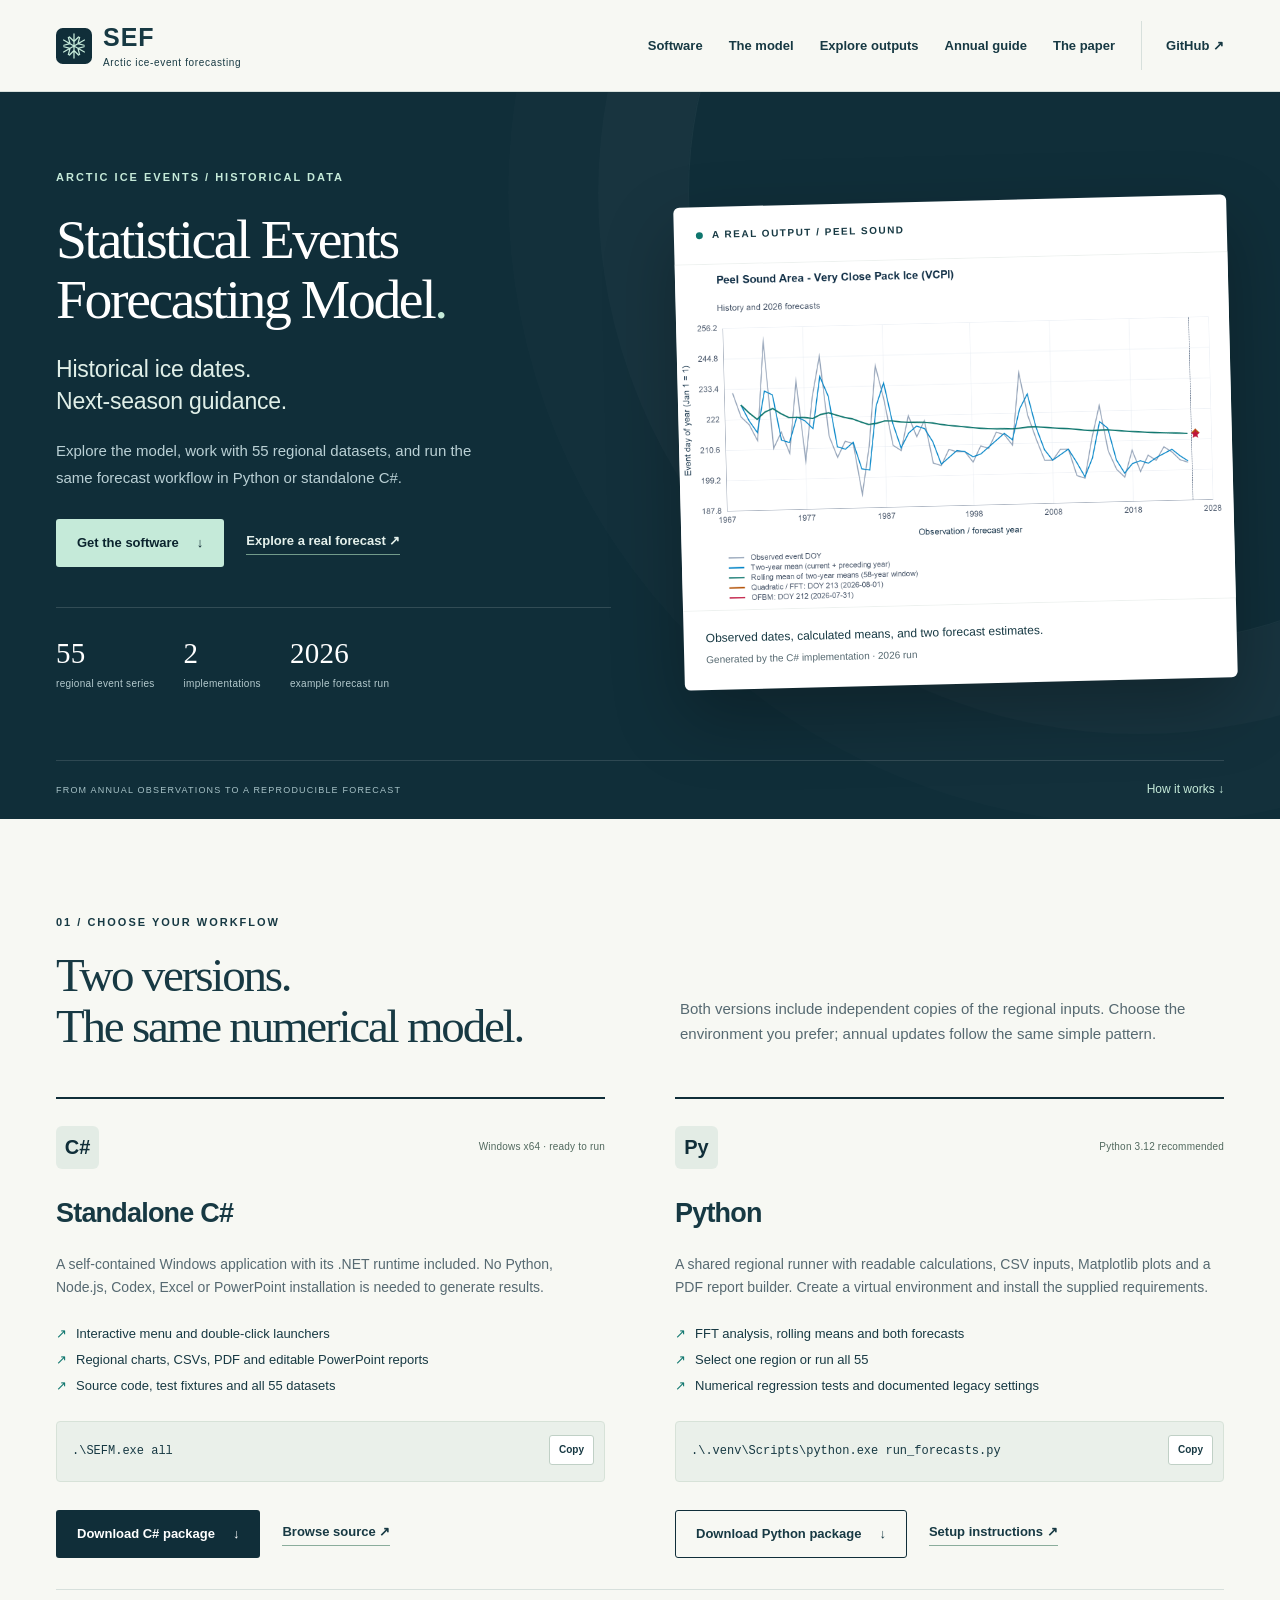
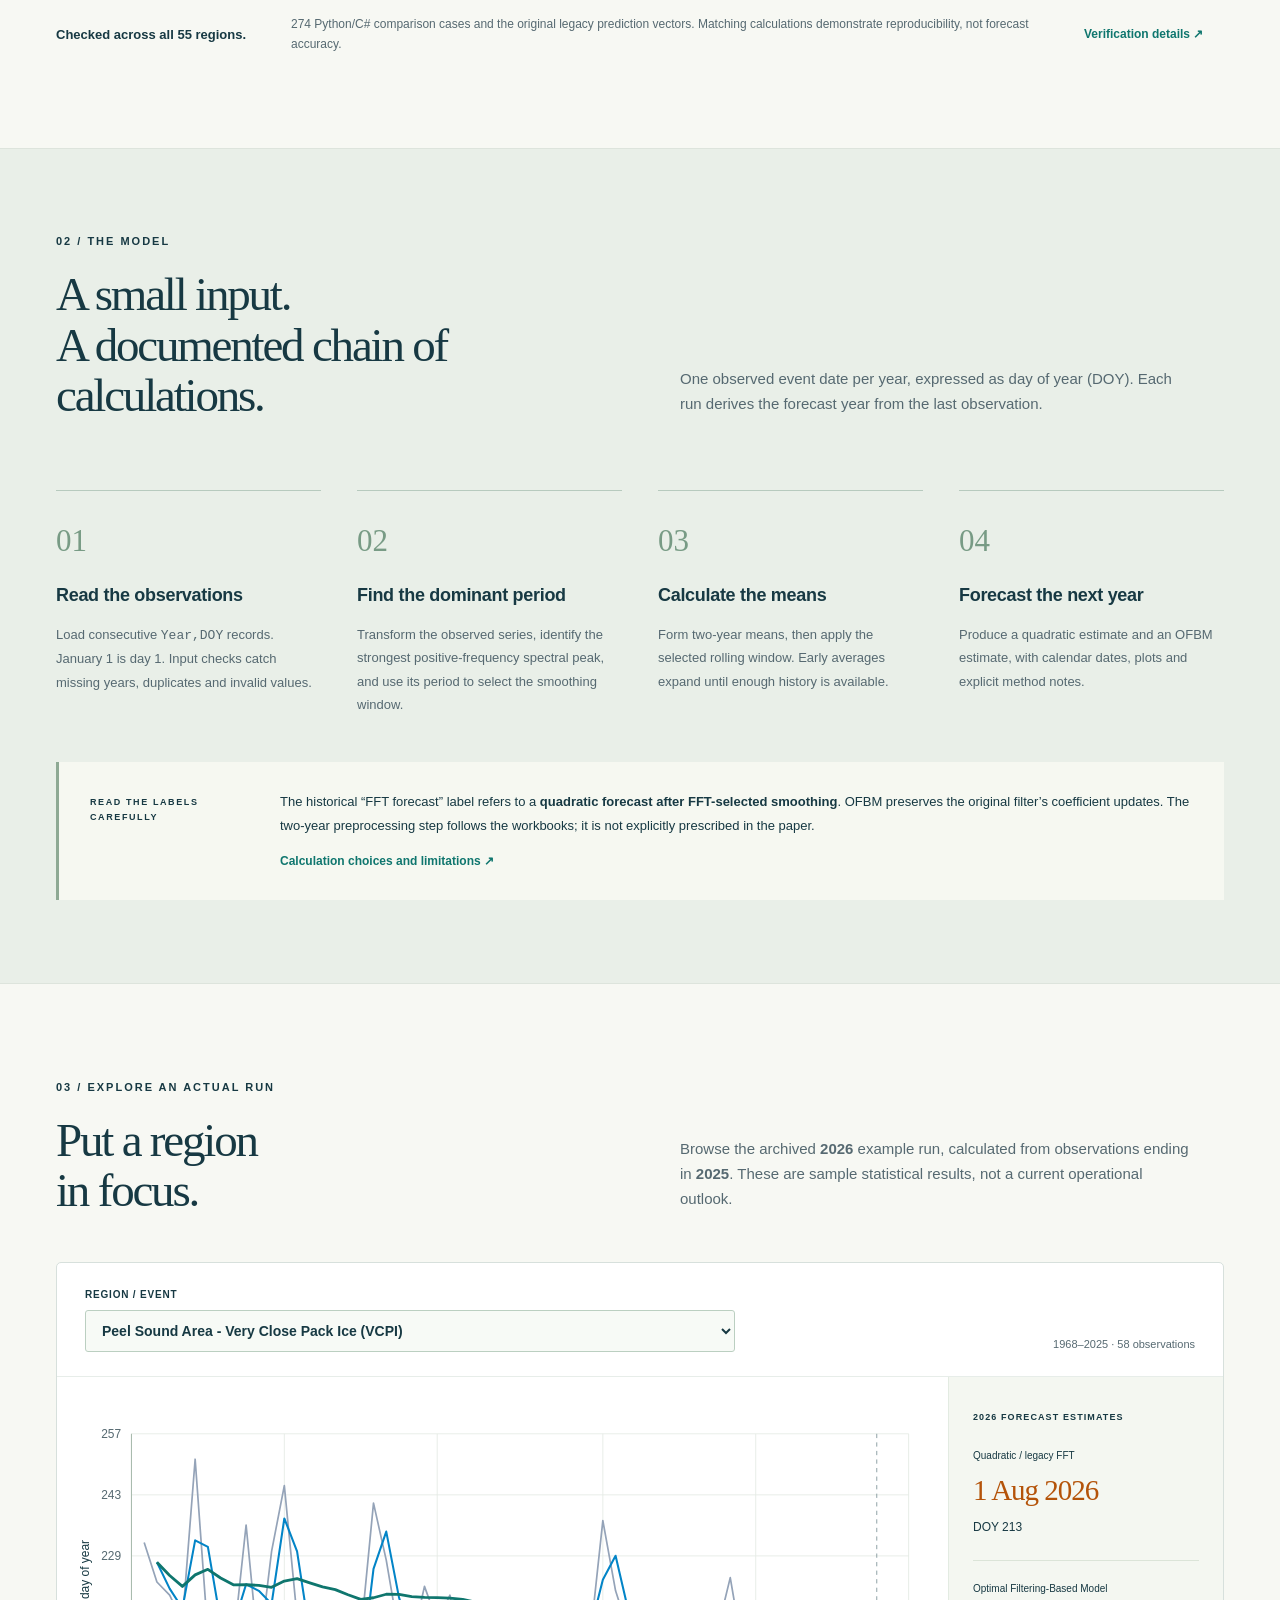
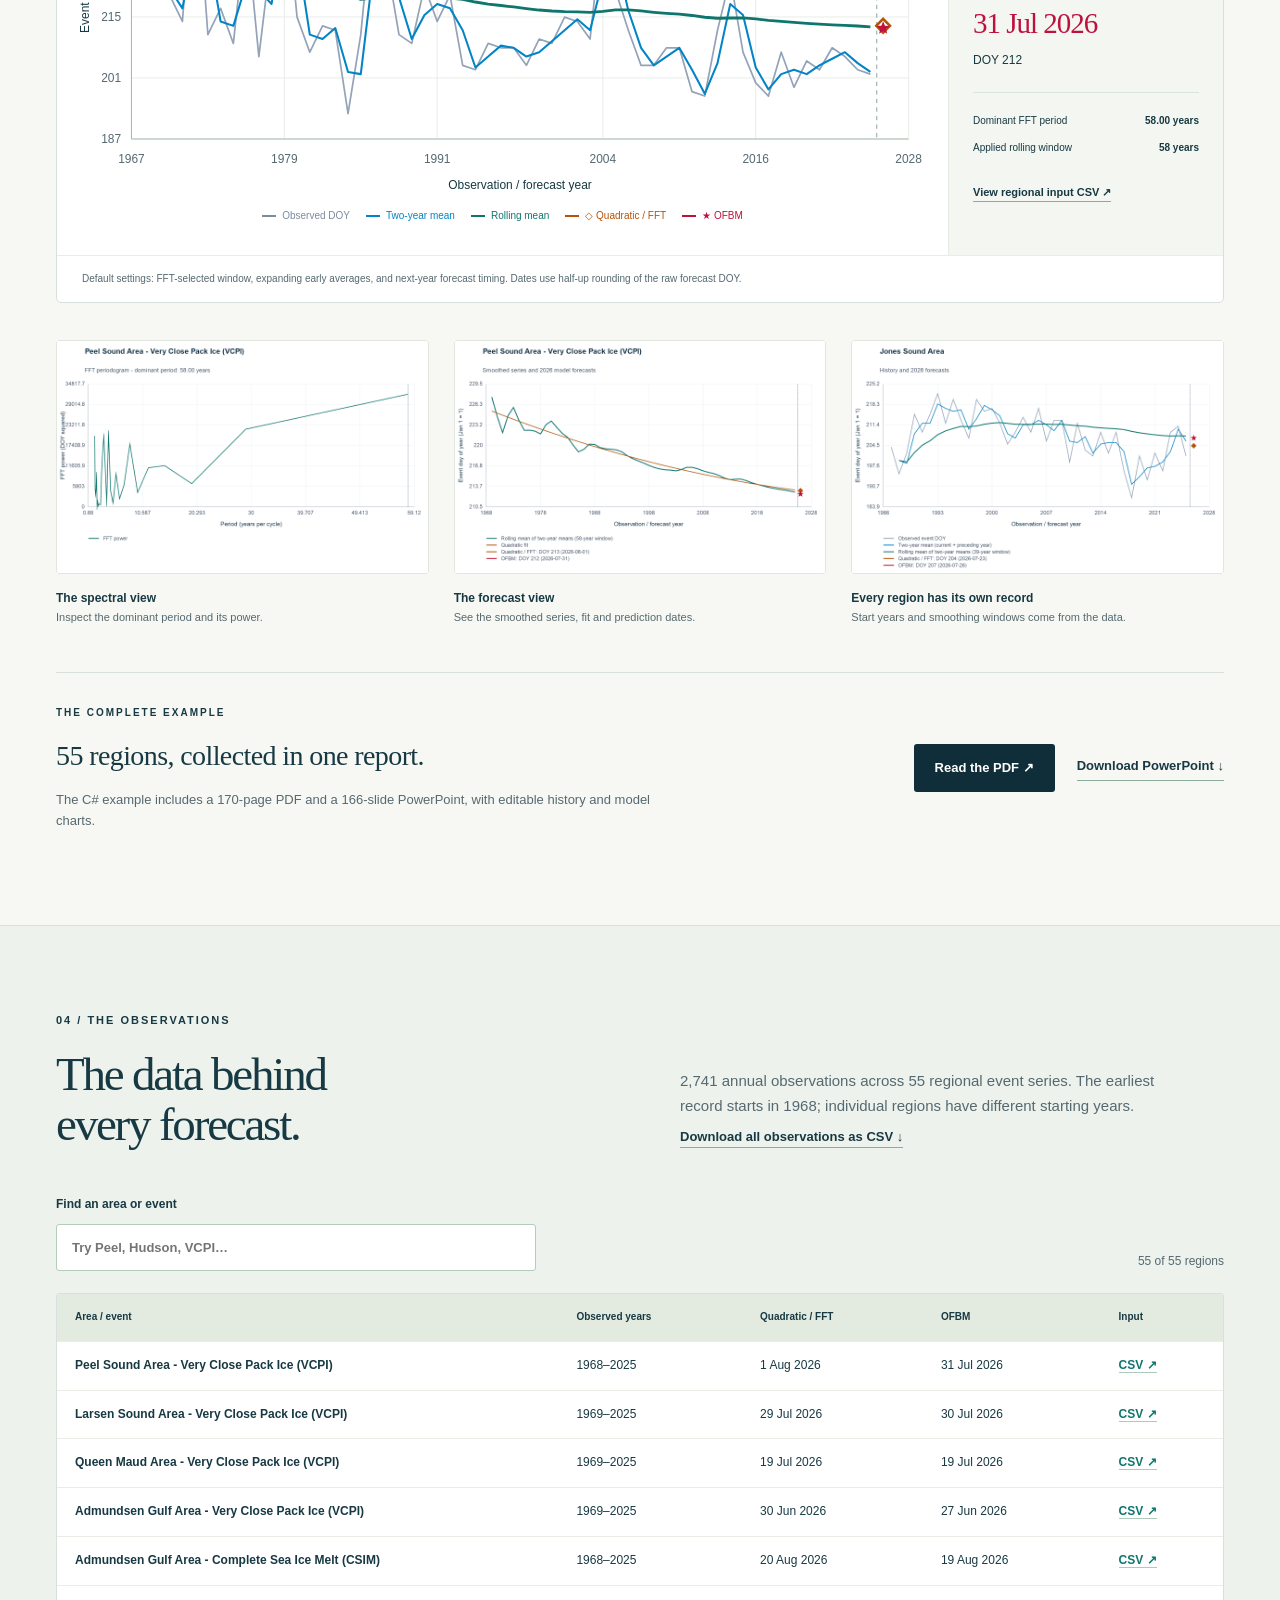
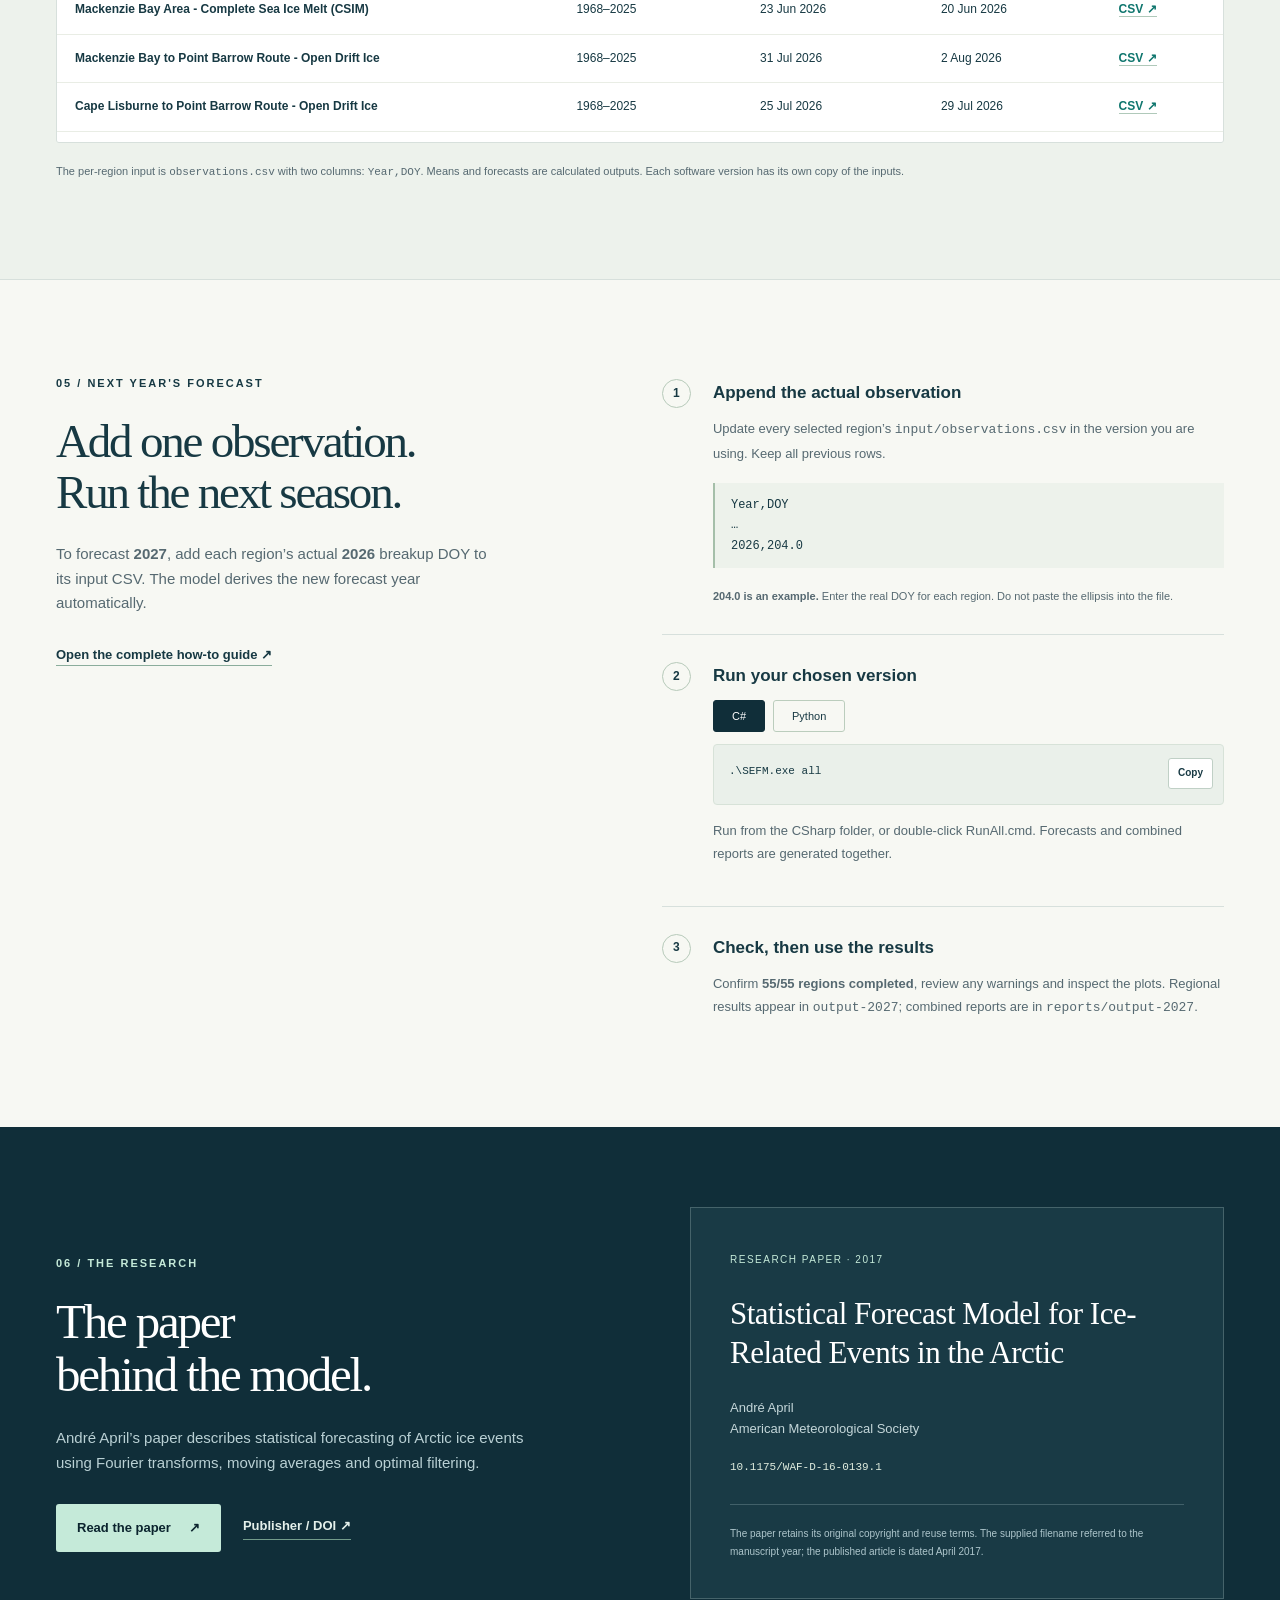
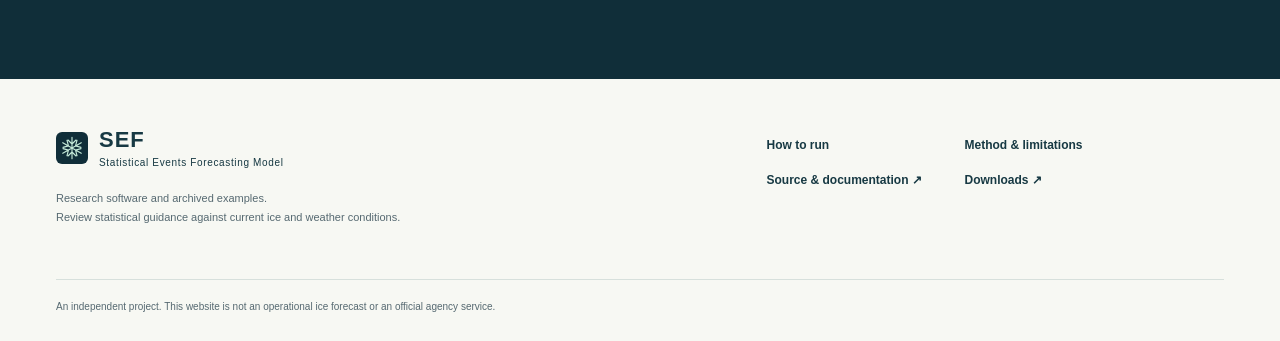
<file: docs/index.html>
<!doctype html>
<html lang="en">
<head>
  <meta charset="utf-8"><meta name="viewport" content="width=device-width,initial-scale=1">
  <title>SEF · Statistical Events Forecasting Model</title>
  <meta name="description" content="Arctic ice-event forecasting with independent Python and C# implementations, 55 regional datasets, a research paper, annual instructions and real example outputs.">
  <meta name="theme-color" content="#102e39"><link rel="icon" href="assets/favicon.svg" type="image/svg+xml">
  <link rel="stylesheet" href="styles.css"><script src="app.js" defer></script>
</head>
<body>
<a class="skip" href="#main">Skip to content</a>
<header class="header"><div class="shell header-inner">
  <a class="brand" href="./" aria-label="SEF home"><img src="assets/favicon.svg" alt="" width="36" height="36"><span><strong>SEF</strong><small>Arctic ice-event forecasting</small></span></a>
  <button class="menu-toggle" aria-label="Open navigation" aria-expanded="false" aria-controls="navigation">Menu <span>☰</span></button>
  <nav id="navigation" aria-label="Main navigation"><a href="#software">Software</a><a href="#method">The model</a><a href="#explore">Explore outputs</a><a href="#annual">Annual guide</a><a href="#paper">The paper</a><a class="nav-github" href="https://github.com/karagang/SEF-Statistical-Events-Forecasting-Model">GitHub <span aria-hidden="true">↗</span></a></nav>
</div></header>
<main id="main">
<section class="hero"><div class="shell hero-grid">
  <div class="hero-copy"><p class="eyebrow light">ARCTIC ICE EVENTS / HISTORICAL DATA</p><h1>Statistical Events<br>Forecasting Model<span class="mint">.</span></h1>
  <p class="hero-lead">Historical ice dates.<br>Next-season guidance.</p><p class="hero-description">Explore the model, work with 55 regional datasets, and run the same forecast workflow in Python or standalone C#.</p>
  <div class="actions"><a class="button mint-button" href="#software">Get the software <span aria-hidden="true">↓</span></a><a class="text-link light-link" href="#explore">Explore a real forecast <span aria-hidden="true">↗</span></a></div>
  <div class="hero-facts"><span><strong>55</strong>regional event series</span><span><strong>2</strong>implementations</span><span><strong>2026</strong>example forecast run</span></div></div>
  <figure class="hero-figure"><div class="figure-overline"><span class="status-dot"></span> A REAL OUTPUT / PEEL SOUND</div><button class="plot-button" data-lightbox="assets/peel-history.png" data-caption="Peel Sound: observed event DOYs, calculated means and both 2026 forecasts." aria-label="Enlarge the Peel Sound forecast chart"><img src="assets/peel-history.png" width="1600" height="1000" alt="Peel Sound historical event dates and means, with quadratic and OFBM forecast markers for 2026."></button><figcaption>Observed dates, calculated means, and two forecast estimates.<span>Generated by the C# implementation · 2026 run</span></figcaption></figure>
</div><div class="hero-bottom shell"><span>FROM ANNUAL OBSERVATIONS TO A REPRODUCIBLE FORECAST</span><a href="#method">How it works <span aria-hidden="true">↓</span></a></div></section>

<section class="section shell" id="software"><div class="section-heading"><div><p class="eyebrow">01 / CHOOSE YOUR WORKFLOW</p><h2>Two versions.<br>The same numerical model.</h2></div><p>Both versions include independent copies of the regional inputs. Choose the environment you prefer; annual updates follow the same simple pattern.</p></div>
<div class="software-grid"><article class="software"><div class="software-top"><span class="language-icon">C#</span><span class="tag">Windows x64 · ready to run</span></div><h3>Standalone C#</h3><p>A self-contained Windows application with its .NET runtime included. No Python, Node.js, Codex, Excel or PowerPoint installation is needed to generate results.</p><ul class="plain-list"><li>Interactive menu and double-click launchers</li><li>Regional charts, CSVs, PDF and editable PowerPoint reports</li><li>Source code, test fixtures and all 55 datasets</li></ul><div class="command"><code>.\SEFM.exe all</code><button data-copy=".\SEFM.exe all" aria-label="Copy the C# command">Copy</button></div><div class="actions"><a class="button dark-button" href="https://github.com/karagang/SEF-Statistical-Events-Forecasting-Model/releases/download/v1.0.0/SEFM-CSharp-Windows-x64.zip">Download C# package <span aria-hidden="true">↓</span></a><a class="text-link" href="https://github.com/karagang/SEF-Statistical-Events-Forecasting-Model/tree/main/CSharp">Browse source ↗</a></div></article>
<article class="software"><div class="software-top"><span class="language-icon">Py</span><span class="tag">Python 3.12 recommended</span></div><h3>Python</h3><p>A shared regional runner with readable calculations, CSV inputs, Matplotlib plots and a PDF report builder. Create a virtual environment and install the supplied requirements.</p><ul class="plain-list"><li>FFT analysis, rolling means and both forecasts</li><li>Select one region or run all 55</li><li>Numerical regression tests and documented legacy settings</li></ul><div class="command"><code>.\.venv\Scripts\python.exe run_forecasts.py</code><button data-copy=".\.venv\Scripts\python.exe run_forecasts.py" aria-label="Copy the Python forecast command">Copy</button></div><div class="actions"><a class="button outline-button" href="https://github.com/karagang/SEF-Statistical-Events-Forecasting-Model/releases/download/v1.0.0/SEFM-Python.zip">Download Python package <span aria-hidden="true">↓</span></a><a class="text-link" href="guide.html#python">Setup instructions ↗</a></div></article></div>
<div class="verification-strip"><strong>Checked across all 55 regions.</strong><span>274 Python/C# comparison cases and the original legacy prediction vectors. Matching calculations demonstrate reproducibility, not forecast accuracy.</span><a href="https://github.com/karagang/SEF-Statistical-Events-Forecasting-Model/blob/main/CSharp/reference/verification.txt">Verification details ↗</a></div>
</section>

<section class="method-section" id="method"><div class="shell"><div class="section-heading"><div><p class="eyebrow">02 / THE MODEL</p><h2>A small input.<br>A documented chain of calculations.</h2></div><p>One observed event date per year, expressed as day of year (DOY). Each run derives the forecast year from the last observation.</p></div><div class="method-steps">
<article><span>01</span><h3>Read the observations</h3><p>Load consecutive <code>Year,DOY</code> records. January 1 is day 1. Input checks catch missing years, duplicates and invalid values.</p></article>
<article><span>02</span><h3>Find the dominant period</h3><p>Transform the observed series, identify the strongest positive-frequency spectral peak, and use its period to select the smoothing window.</p></article>
<article><span>03</span><h3>Calculate the means</h3><p>Form two-year means, then apply the selected rolling window. Early averages expand until enough history is available.</p></article>
<article><span>04</span><h3>Forecast the next year</h3><p>Produce a quadratic estimate and an OFBM estimate, with calendar dates, plots and explicit method notes.</p></article></div>
<aside class="method-note"><span class="note-label">READ THE LABELS CAREFULLY</span><p>The historical “FFT forecast” label refers to a <strong>quadratic forecast after FFT-selected smoothing</strong>. OFBM preserves the original filter’s coefficient updates. The two-year preprocessing step follows the workbooks; it is not explicitly prescribed in the paper.</p><a href="methodology.html">Calculation choices and limitations ↗</a></aside></div></section>

<section class="section shell" id="explore"><div class="section-heading"><div><p class="eyebrow">03 / EXPLORE AN ACTUAL RUN</p><h2>Put a region<br>in focus.</h2></div><p>Browse the archived <strong>2026</strong> example run, calculated from observations ending in <strong>2025</strong>. These are sample statistical results, not a current operational outlook.</p></div>
<div class="explorer"><div class="explorer-top"><label for="region-select">Region / event<select id="region-select"><option>Loading regional examples…</option></select></label><span id="record-span" class="record-span">55 regional series</span></div><div class="explorer-body"><div class="chart-area"><div id="history-chart" role="img" aria-label="Select a region to view its historical dates and 2026 predictions."></div><div class="chart-legend"><span class="observed">Observed DOY</span><span class="mean">Two-year mean</span><span class="rolling">Rolling mean</span><span class="quadratic">◇ Quadratic / FFT</span><span class="ofbm">★ OFBM</span></div></div><aside class="forecast-panel"><p class="eyebrow">2026 FORECAST ESTIMATES</p><div class="forecast-value quadratic-value"><span>Quadratic / legacy FFT</span><strong id="quadratic-date">—</strong><small id="quadratic-doy">DOY —</small></div><div class="forecast-value ofbm-value"><span>Optimal Filtering-Based Model</span><strong id="ofbm-date">—</strong><small id="ofbm-doy">DOY —</small></div><dl><div><dt>Dominant FFT period</dt><dd id="fft-period">—</dd></div><div><dt>Applied rolling window</dt><dd id="rolling-window">—</dd></div></dl><a id="region-csv" class="text-link" href="downloads/observations.csv">View regional input CSV ↗</a></aside></div><p class="explorer-footnote">Default settings: FFT-selected window, expanding early averages, and next-year forecast timing. Dates use half-up rounding of the raw forecast DOY.</p></div>
<div class="gallery"><figure><button class="plot-button" data-lightbox="assets/peel-spectrum.png" data-caption="Peel Sound: FFT periodogram and the dominant period used to select smoothing." aria-label="Enlarge the FFT periodogram"><img src="assets/peel-spectrum.png" width="1600" height="1000" loading="lazy" alt="Peel Sound FFT periodogram, showing a dominant period of 58 years."></button><figcaption><strong>The spectral view</strong><span>Inspect the dominant period and its power.</span></figcaption></figure><figure><button class="plot-button" data-lightbox="assets/peel-model.png" data-caption="Peel Sound: smoothed history, quadratic fit and both 2026 forecasts." aria-label="Enlarge the model forecast plot"><img src="assets/peel-model.png" width="1600" height="1000" loading="lazy" alt="Peel Sound rolling means, fitted quadratic curve and the two 2026 forecasts."></button><figcaption><strong>The forecast view</strong><span>See the smoothed series, fit and prediction dates.</span></figcaption></figure><figure><button class="plot-button" data-lightbox="assets/jones-history.png" data-caption="Jones Sound: a separate regional series with its own observation years and smoothing window." aria-label="Enlarge the Jones Sound history chart"><img src="assets/jones-history.png" width="1600" height="1000" loading="lazy" alt="Jones Sound observed event dates, calculated means and 2026 forecasts."></button><figcaption><strong>Every region has its own record</strong><span>Start years and smoothing windows come from the data.</span></figcaption></figure></div>
<div class="report-link"><div><p class="eyebrow">THE COMPLETE EXAMPLE</p><h3>55 regions, collected in one report.</h3><p>The C# example includes a 170-page PDF and a 166-slide PowerPoint, with editable history and model charts.</p></div><div class="actions"><a class="button dark-button" href="https://github.com/karagang/SEF-Statistical-Events-Forecasting-Model/releases/download/v1.0.0/SEFM-2026.pdf">Read the PDF ↗</a><a class="text-link" href="https://github.com/karagang/SEF-Statistical-Events-Forecasting-Model/releases/download/v1.0.0/SEFM-2026.pptx">Download PowerPoint ↓</a></div></div>
</section>

<section class="data-section" id="data"><div class="shell"><div class="section-heading"><div><p class="eyebrow">04 / THE OBSERVATIONS</p><h2>The data behind<br>every forecast.</h2></div><div><p>2,741 annual observations across 55 regional event series. The earliest record starts in 1968; individual regions have different starting years.</p><a class="text-link" href="downloads/observations.csv" download>Download all observations as CSV ↓</a></div></div><div class="table-toolbar"><label for="region-search">Find an area or event<input id="region-search" type="search" placeholder="Try Peel, Hudson, VCPI…" autocomplete="off"></label><span id="region-count" role="status" aria-live="polite">Loading regions…</span></div><div class="table-wrap"><table><caption class="sr-only">Regional input coverage and archived 2026 forecast dates</caption><thead><tr><th scope="col">Area / event</th><th scope="col">Observed years</th><th scope="col">Quadratic / FFT</th><th scope="col">OFBM</th><th scope="col">Input</th></tr></thead><tbody id="region-table"></tbody></table><p id="empty-results" hidden>No matching regions. Try a shorter area name or event abbreviation.</p></div><p class="small-note">The per-region input is <code>observations.csv</code> with two columns: <code>Year,DOY</code>. Means and forecasts are calculated outputs. Each software version has its own copy of the inputs.</p></div></section>

<section class="section shell annual" id="annual"><div><p class="eyebrow">05 / NEXT YEAR'S FORECAST</p><h2>Add one observation.<br>Run the next season.</h2><p class="section-intro">To forecast <strong>2027</strong>, add each region’s actual <strong>2026</strong> breakup DOY to its input CSV. The model derives the new forecast year automatically.</p><a class="text-link" href="guide.html">Open the complete how-to guide ↗</a></div><div class="annual-instructions"><div class="annual-step"><span>1</span><div><h3>Append the actual observation</h3><p>Update every selected region’s <code>input/observations.csv</code> in the version you are using. Keep all previous rows.</p><pre><code>Year,DOY
…
2026,204.0</code></pre><p class="small-note"><strong>204.0 is an example.</strong> Enter the real DOY for each region. Do not paste the ellipsis into the file.</p></div></div><div class="annual-step"><span>2</span><div><h3>Run your chosen version</h3><div class="guide-switch" role="group" aria-label="Choose annual instructions"><button class="active" data-guide="csharp" aria-pressed="true">C#</button><button data-guide="python" aria-pressed="false">Python</button></div><div class="command annual-command"><pre><code id="annual-command">.\SEFM.exe all</code></pre><button id="annual-copy" data-copy=".\SEFM.exe all" aria-label="Copy the annual run command">Copy</button></div><p id="annual-explanation">Run from the CSharp folder, or double-click RunAll.cmd. Forecasts and combined reports are generated together.</p></div></div><div class="annual-step"><span>3</span><div><h3>Check, then use the results</h3><p>Confirm <strong>55/55 regions completed</strong>, review any warnings and inspect the plots. Regional results appear in <code>output-2027</code>; combined reports are in <code>reports/output-2027</code>.</p></div></div></div></section>

<section class="paper-section" id="paper"><div class="shell paper-grid"><div><p class="eyebrow light">06 / THE RESEARCH</p><h2>The paper<br>behind the model.</h2><p>André April’s paper describes statistical forecasting of Arctic ice events using Fourier transforms, moving averages and optimal filtering.</p><div class="actions"><a class="button mint-button" href="downloads/April-2017-Arctic-Ice-Event-Forecasting.pdf">Read the paper <span aria-hidden="true">↗</span></a><a class="text-link light-link" href="https://doi.org/10.1175/WAF-D-16-0139.1">Publisher / DOI ↗</a></div></div><article class="paper-citation"><span>RESEARCH PAPER · 2017</span><h3>Statistical Forecast Model for Ice-Related Events in the Arctic</h3><p>André April<br>American Meteorological Society</p><code>10.1175/WAF-D-16-0139.1</code><p class="paper-rights">The paper retains its original copyright and reuse terms. The supplied filename referred to the manuscript year; the published article is dated April 2017.</p></article></div></section>
</main>
<footer class="footer shell"><div><a class="brand" href="./"><img src="assets/favicon.svg" width="32" height="32" alt=""><span><strong>SEF</strong><small>Statistical Events Forecasting Model</small></span></a><p>Research software and archived examples.<br>Review statistical guidance against current ice and weather conditions.</p></div><nav aria-label="Footer navigation"><a href="guide.html">How to run</a><a href="methodology.html">Method & limitations</a><a href="https://github.com/karagang/SEF-Statistical-Events-Forecasting-Model">Source & documentation ↗</a><a href="https://github.com/karagang/SEF-Statistical-Events-Forecasting-Model/releases/tag/v1.0.0">Downloads ↗</a></nav><p class="footer-note">An independent project. This website is not an operational ice forecast or an official agency service.</p></footer>
<dialog id="plot-dialog"><button id="close-dialog" aria-label="Close enlarged chart">Close ×</button><img id="dialog-image" alt=""><p id="dialog-caption"></p></dialog><div id="copy-status" class="copy-status" role="status" aria-live="polite"></div>
</body></html>
</file>
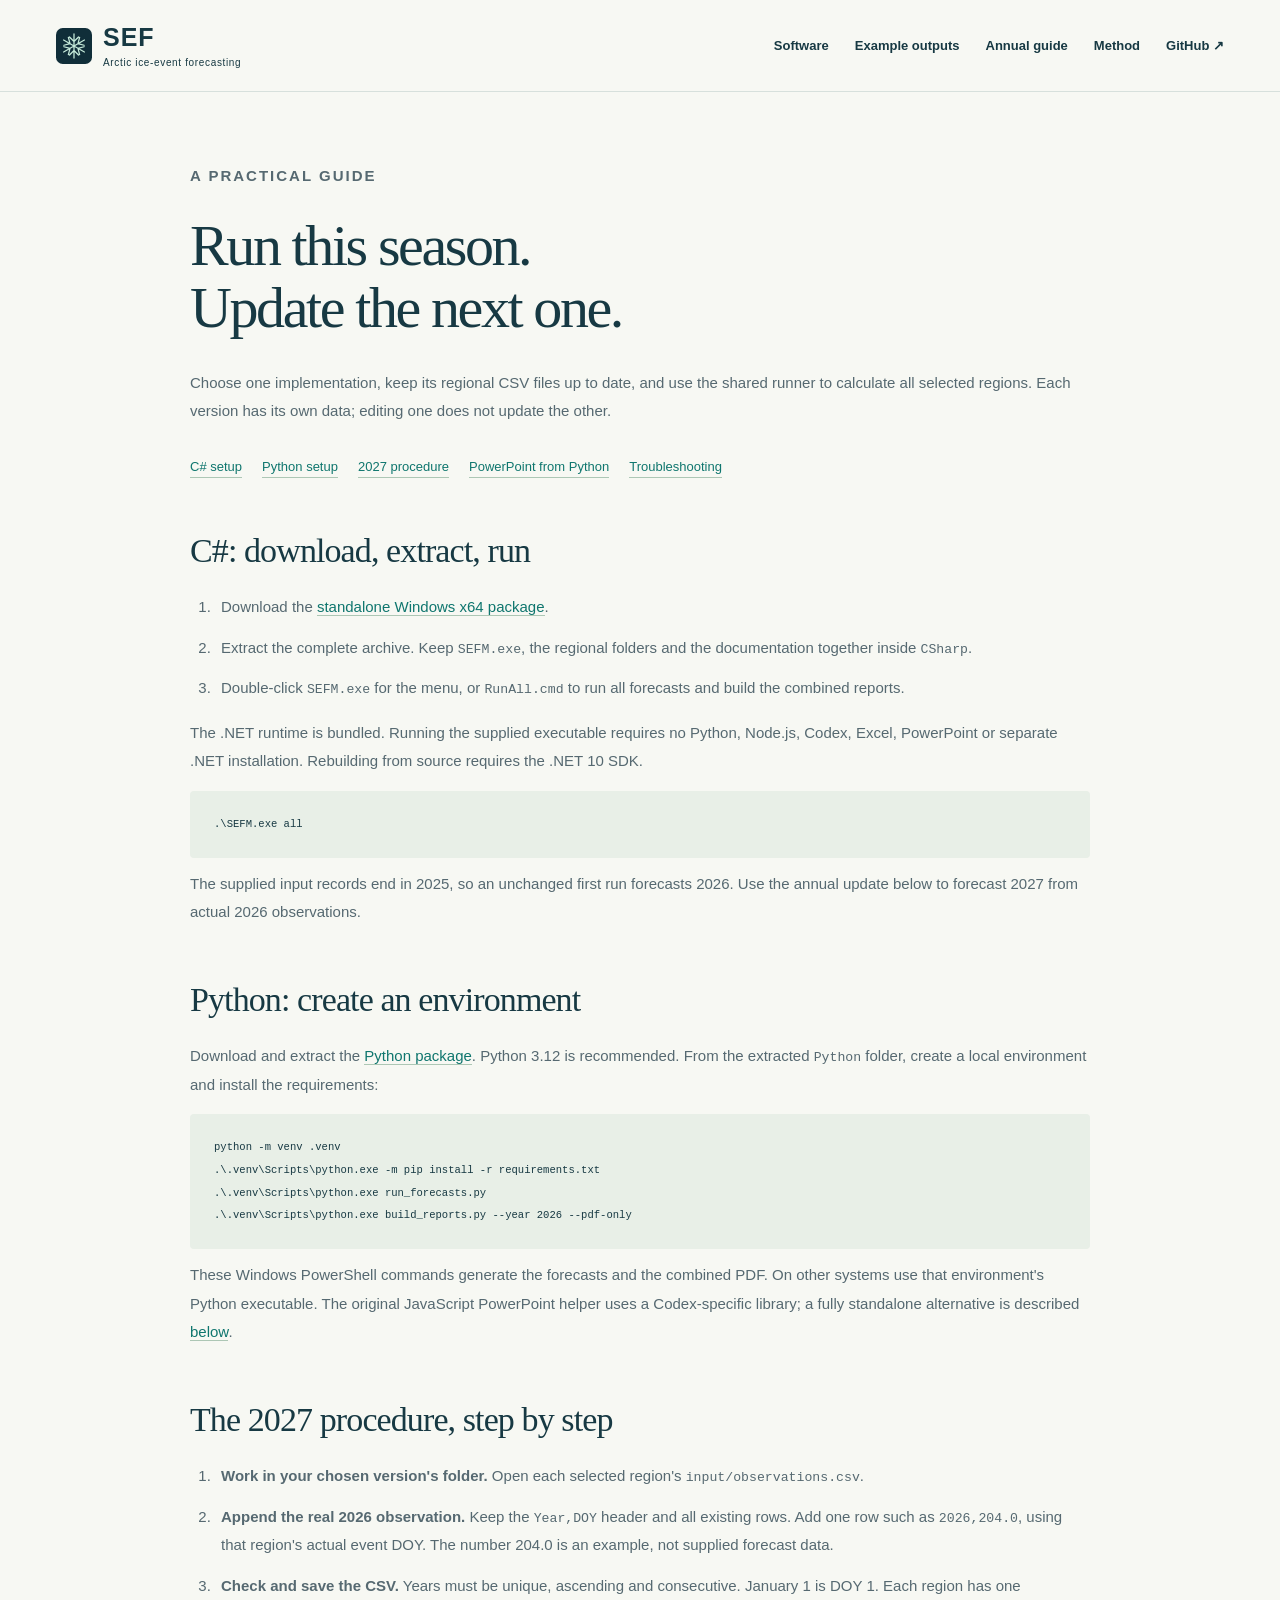
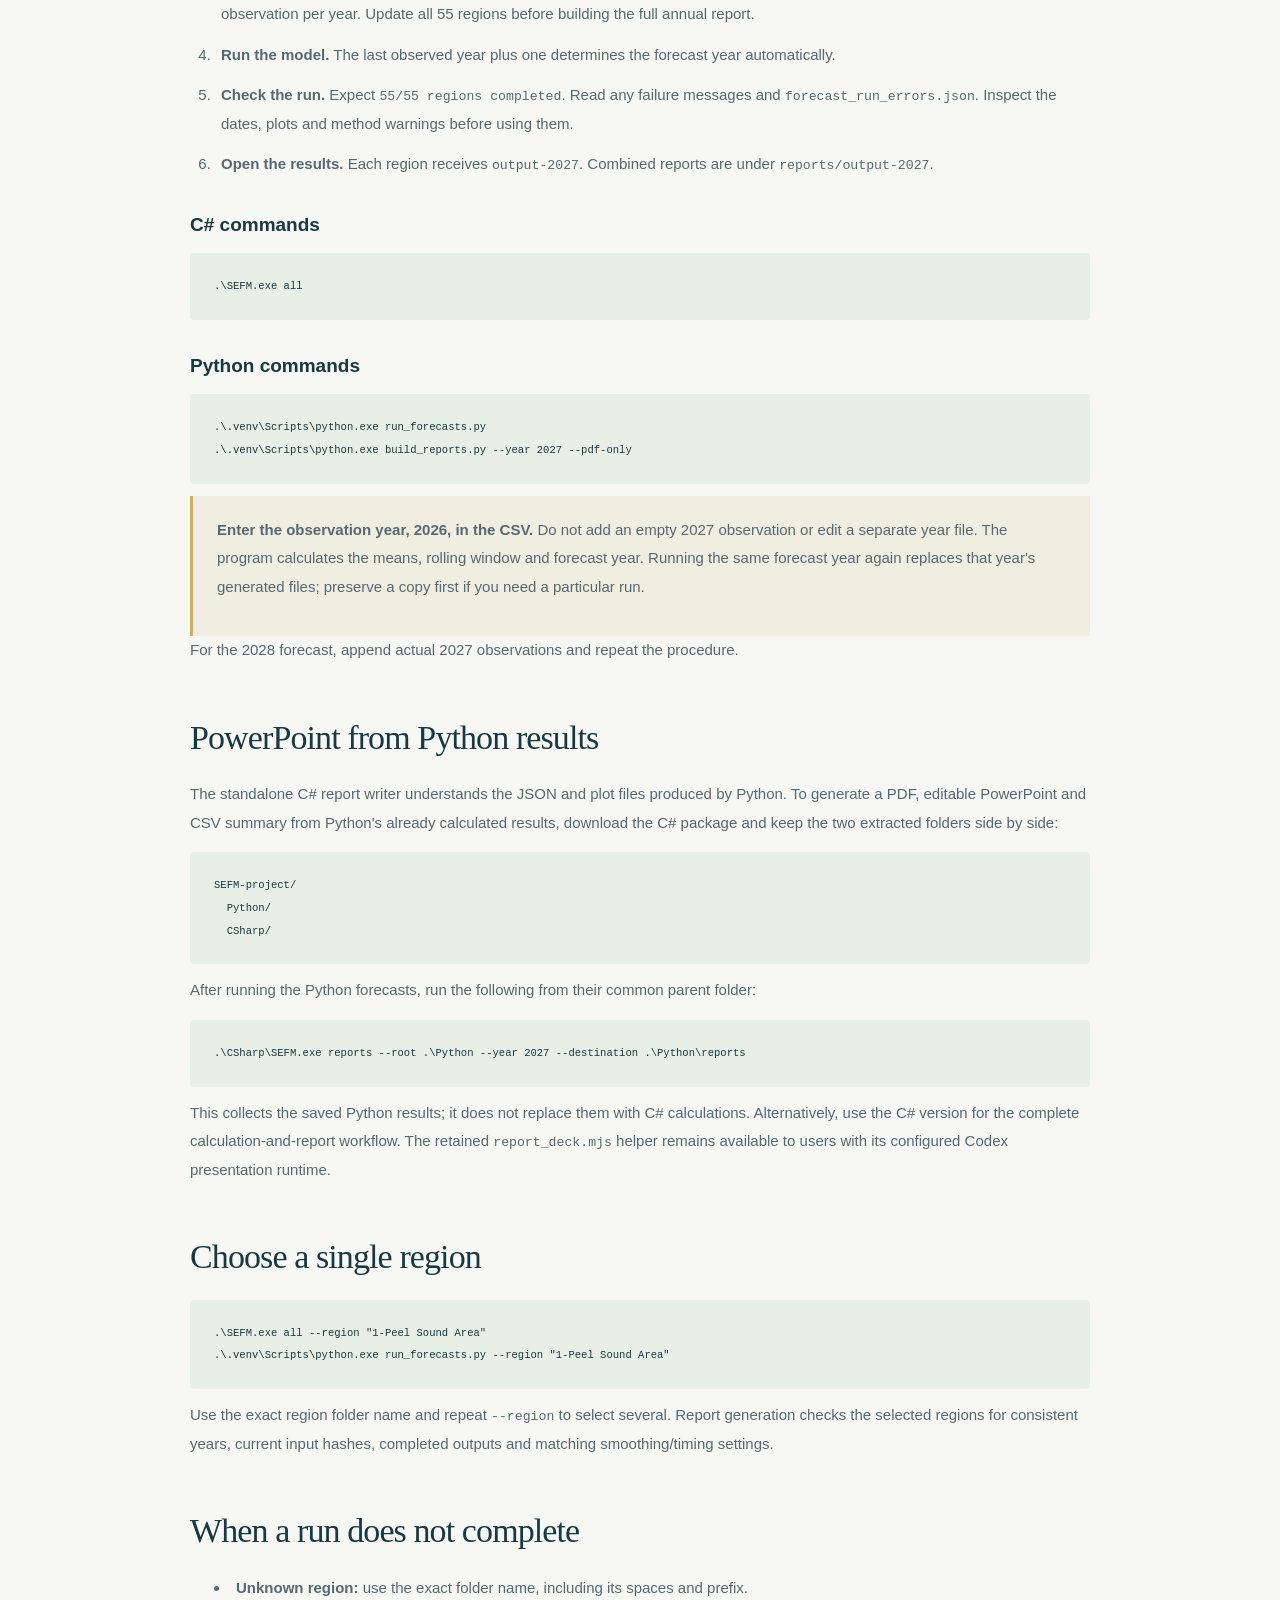
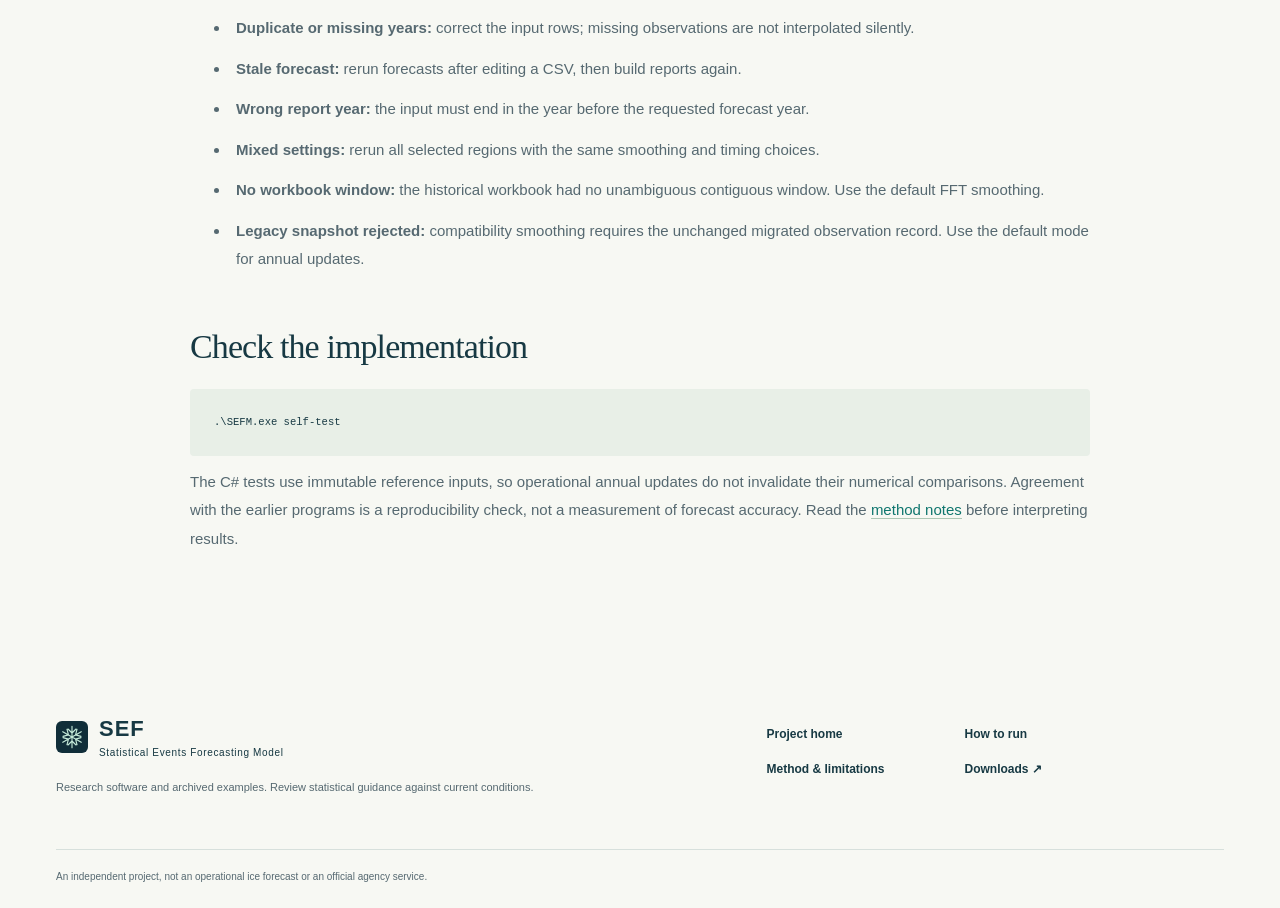
<file: docs/guide.html>
<!doctype html><html lang="en"><head><meta charset="utf-8"><meta name="viewport" content="width=device-width,initial-scale=1"><title>How to run the model · SEF</title><meta name="description" content="Install either version and update regional observations to run the next forecast year."><link rel="icon" href="assets/favicon.svg" type="image/svg+xml"><link rel="stylesheet" href="styles.css"><script src="app.js" defer></script></head><body><a class="skip" href="#main">Skip to content</a><header class="header"><div class="shell header-inner"><a class="brand" href="./"><img src="assets/favicon.svg" width="36" height="36" alt=""><span><strong>SEF</strong><small>Arctic ice-event forecasting</small></span></a><button class="menu-toggle" aria-label="Open navigation" aria-expanded="false" aria-controls="navigation">Menu ☰</button><nav id="navigation" aria-label="Main navigation"><a href="./#software">Software</a><a href="./#explore">Example outputs</a><a href="guide.html">Annual guide</a><a href="methodology.html">Method</a><a href="https://github.com/karagang/SEF-Statistical-Events-Forecasting-Model">GitHub ↗</a></nav></div></header><main id="main" class="shell guide-page"><p class="eyebrow">A PRACTICAL GUIDE</p><h1>Run this season.<br>Update the next one.</h1><p>Choose one implementation, keep its regional CSV files up to date, and use the shared runner to calculate all selected regions. Each version has its own data; editing one does not update the other.</p><div class="page-links"><a href="#csharp">C# setup</a><a href="#python">Python setup</a><a href="#annual-update">2027 procedure</a><a href="#powerpoint">PowerPoint from Python</a><a href="#troubleshooting">Troubleshooting</a></div>
<h2 id="csharp">C#: download, extract, run</h2><ol><li>Download the <a href="https://github.com/karagang/SEF-Statistical-Events-Forecasting-Model/releases/download/v1.0.0/SEFM-CSharp-Windows-x64.zip">standalone Windows x64 package</a>.</li><li>Extract the complete archive. Keep <code>SEFM.exe</code>, the regional folders and the documentation together inside <code>CSharp</code>.</li><li>Double-click <code>SEFM.exe</code> for the menu, or <code>RunAll.cmd</code> to run all forecasts and build the combined reports.</li></ol><p>The .NET runtime is bundled. Running the supplied executable requires no Python, Node.js, Codex, Excel, PowerPoint or separate .NET installation. Rebuilding from source requires the .NET 10 SDK.</p><pre><code>.\SEFM.exe all</code></pre><p>The supplied input records end in 2025, so an unchanged first run forecasts 2026. Use the annual update below to forecast 2027 from actual 2026 observations.</p>
<h2 id="python">Python: create an environment</h2><p>Download and extract the <a href="https://github.com/karagang/SEF-Statistical-Events-Forecasting-Model/releases/download/v1.0.0/SEFM-Python.zip">Python package</a>. Python 3.12 is recommended. From the extracted <code>Python</code> folder, create a local environment and install the requirements:</p><pre><code>python -m venv .venv
.\.venv\Scripts\python.exe -m pip install -r requirements.txt
.\.venv\Scripts\python.exe run_forecasts.py
.\.venv\Scripts\python.exe build_reports.py --year 2026 --pdf-only</code></pre><p>These Windows PowerShell commands generate the forecasts and the combined PDF. On other systems use that environment's Python executable. The original JavaScript PowerPoint helper uses a Codex-specific library; a fully standalone alternative is described <a href="#powerpoint">below</a>.</p>
<h2 id="annual-update">The 2027 procedure, step by step</h2><ol><li><strong>Work in your chosen version's folder.</strong> Open each selected region's <code>input/observations.csv</code>.</li><li><strong>Append the real 2026 observation.</strong> Keep the <code>Year,DOY</code> header and all existing rows. Add one row such as <code>2026,204.0</code>, using that region's actual event DOY. The number 204.0 is an example, not supplied forecast data.</li><li><strong>Check and save the CSV.</strong> Years must be unique, ascending and consecutive. January 1 is DOY 1. Each region has one observation per year. Update all 55 regions before building the full annual report.</li><li><strong>Run the model.</strong> The last observed year plus one determines the forecast year automatically.</li><li><strong>Check the run.</strong> Expect <code>55/55 regions completed</code>. Read any failure messages and <code>forecast_run_errors.json</code>. Inspect the dates, plots and method warnings before using them.</li><li><strong>Open the results.</strong> Each region receives <code>output-2027</code>. Combined reports are under <code>reports/output-2027</code>.</li></ol><h3>C# commands</h3><pre><code>.\SEFM.exe all</code></pre><h3>Python commands</h3><pre><code>.\.venv\Scripts\python.exe run_forecasts.py
.\.venv\Scripts\python.exe build_reports.py --year 2027 --pdf-only</code></pre><div class="notice"><p><strong>Enter the observation year, 2026, in the CSV.</strong> Do not add an empty 2027 observation or edit a separate year file. The program calculates the means, rolling window and forecast year. Running the same forecast year again replaces that year's generated files; preserve a copy first if you need a particular run.</p></div><p>For the 2028 forecast, append actual 2027 observations and repeat the procedure.</p>
<h2 id="powerpoint">PowerPoint from Python results</h2><p>The standalone C# report writer understands the JSON and plot files produced by Python. To generate a PDF, editable PowerPoint and CSV summary from Python's already calculated results, download the C# package and keep the two extracted folders side by side:</p><pre><code>SEFM-project/
  Python/
  CSharp/</code></pre><p>After running the Python forecasts, run the following from their common parent folder:</p><pre><code>.\CSharp\SEFM.exe reports --root .\Python --year 2027 --destination .\Python\reports</code></pre><p>This collects the saved Python results; it does not replace them with C# calculations. Alternatively, use the C# version for the complete calculation-and-report workflow. The retained <code>report_deck.mjs</code> helper remains available to users with its configured Codex presentation runtime.</p>
<h2>Choose a single region</h2><pre><code>.\SEFM.exe all --region "1-Peel Sound Area"
.\.venv\Scripts\python.exe run_forecasts.py --region "1-Peel Sound Area"</code></pre><p>Use the exact region folder name and repeat <code>--region</code> to select several. Report generation checks the selected regions for consistent years, current input hashes, completed outputs and matching smoothing/timing settings.</p>
<h2 id="troubleshooting">When a run does not complete</h2><ul><li><strong>Unknown region:</strong> use the exact folder name, including its spaces and prefix.</li><li><strong>Duplicate or missing years:</strong> correct the input rows; missing observations are not interpolated silently.</li><li><strong>Stale forecast:</strong> rerun forecasts after editing a CSV, then build reports again.</li><li><strong>Wrong report year:</strong> the input must end in the year before the requested forecast year.</li><li><strong>Mixed settings:</strong> rerun all selected regions with the same smoothing and timing choices.</li><li><strong>No workbook window:</strong> the historical workbook had no unambiguous contiguous window. Use the default FFT smoothing.</li><li><strong>Legacy snapshot rejected:</strong> compatibility smoothing requires the unchanged migrated observation record. Use the default mode for annual updates.</li></ul><h2>Check the implementation</h2><pre><code>.\SEFM.exe self-test</code></pre><p>The C# tests use immutable reference inputs, so operational annual updates do not invalidate their numerical comparisons. Agreement with the earlier programs is a reproducibility check, not a measurement of forecast accuracy. Read the <a href="methodology.html">method notes</a> before interpreting results.</p></main><footer class="footer shell"><div><a class="brand" href="./"><img src="assets/favicon.svg" width="32" height="32" alt=""><span><strong>SEF</strong><small>Statistical Events Forecasting Model</small></span></a><p>Research software and archived examples. Review statistical guidance against current conditions.</p></div><nav aria-label="Footer navigation"><a href="./">Project home</a><a href="guide.html">How to run</a><a href="methodology.html">Method &amp; limitations</a><a href="https://github.com/karagang/SEF-Statistical-Events-Forecasting-Model/releases/tag/v1.0.0">Downloads ↗</a></nav><p class="footer-note">An independent project, not an operational ice forecast or an official agency service.</p></footer><div id="copy-status" class="copy-status" role="status" aria-live="polite"></div></body></html>
</file>
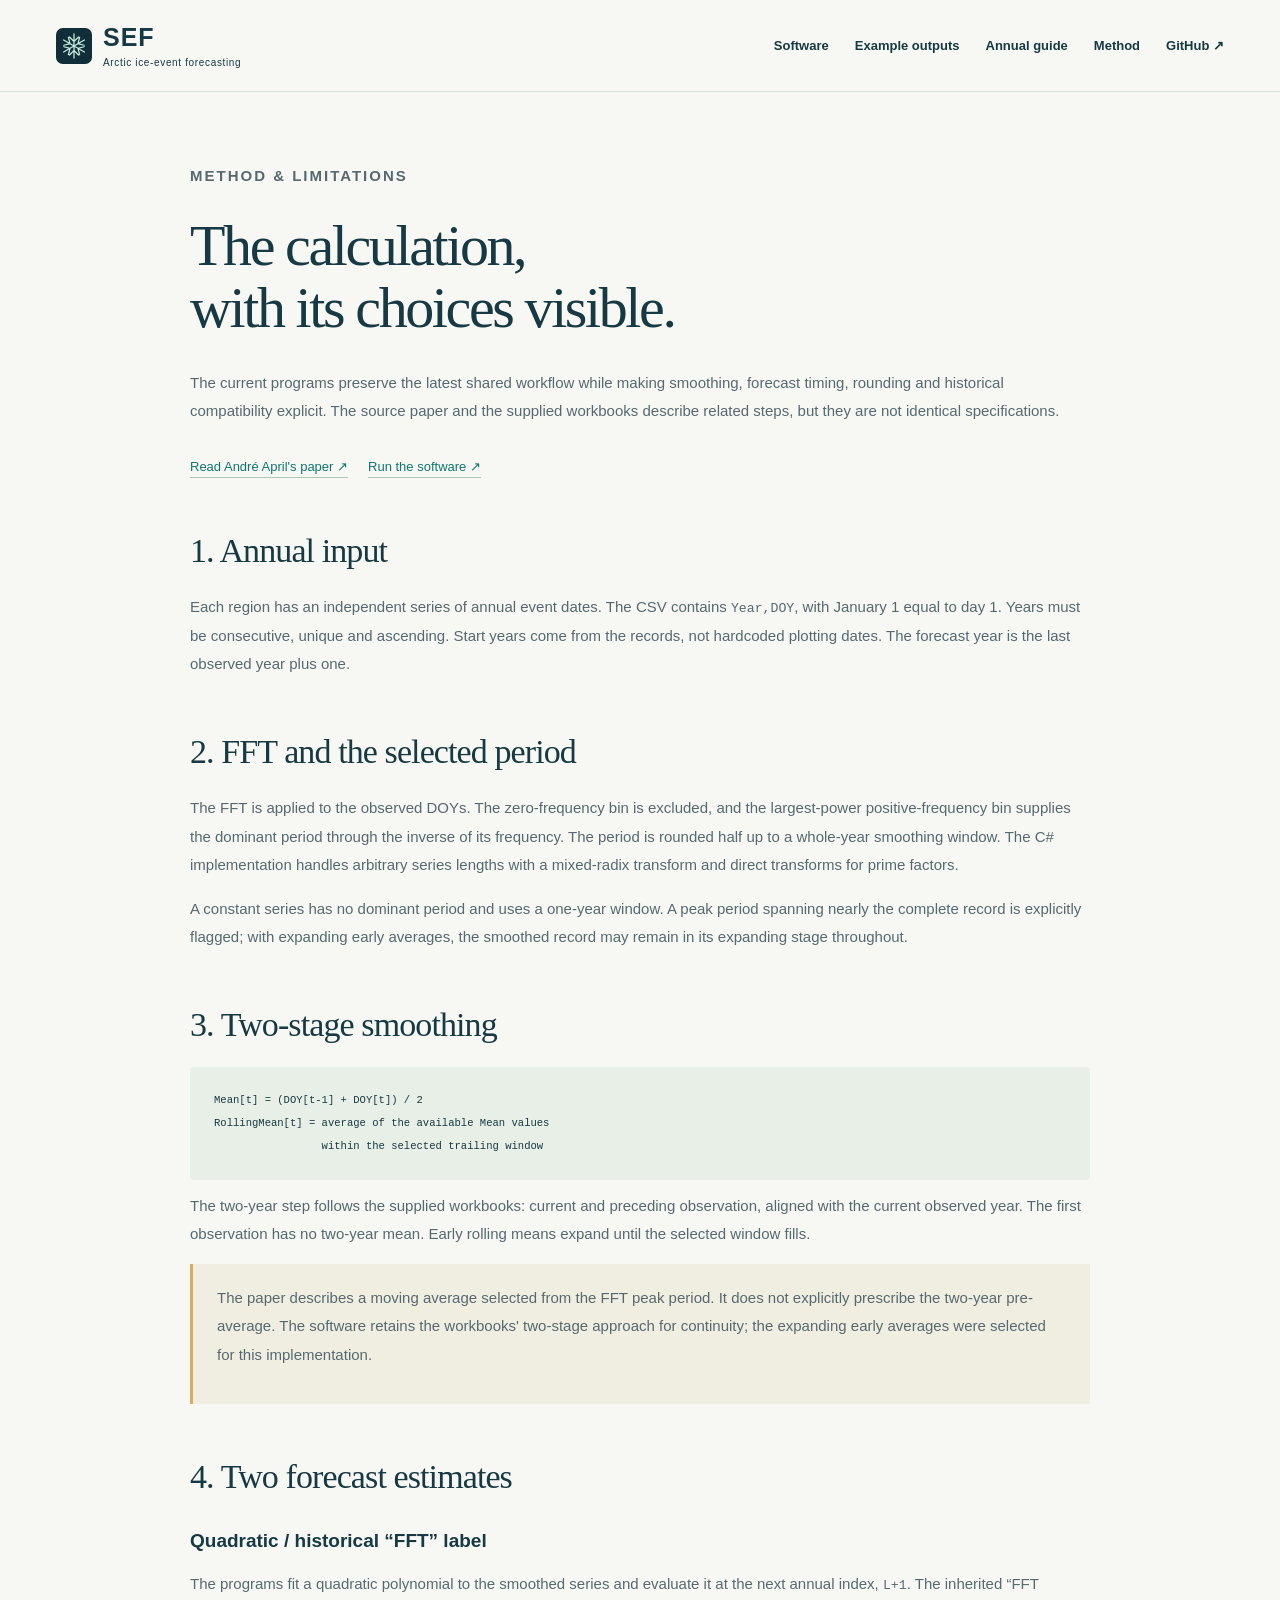
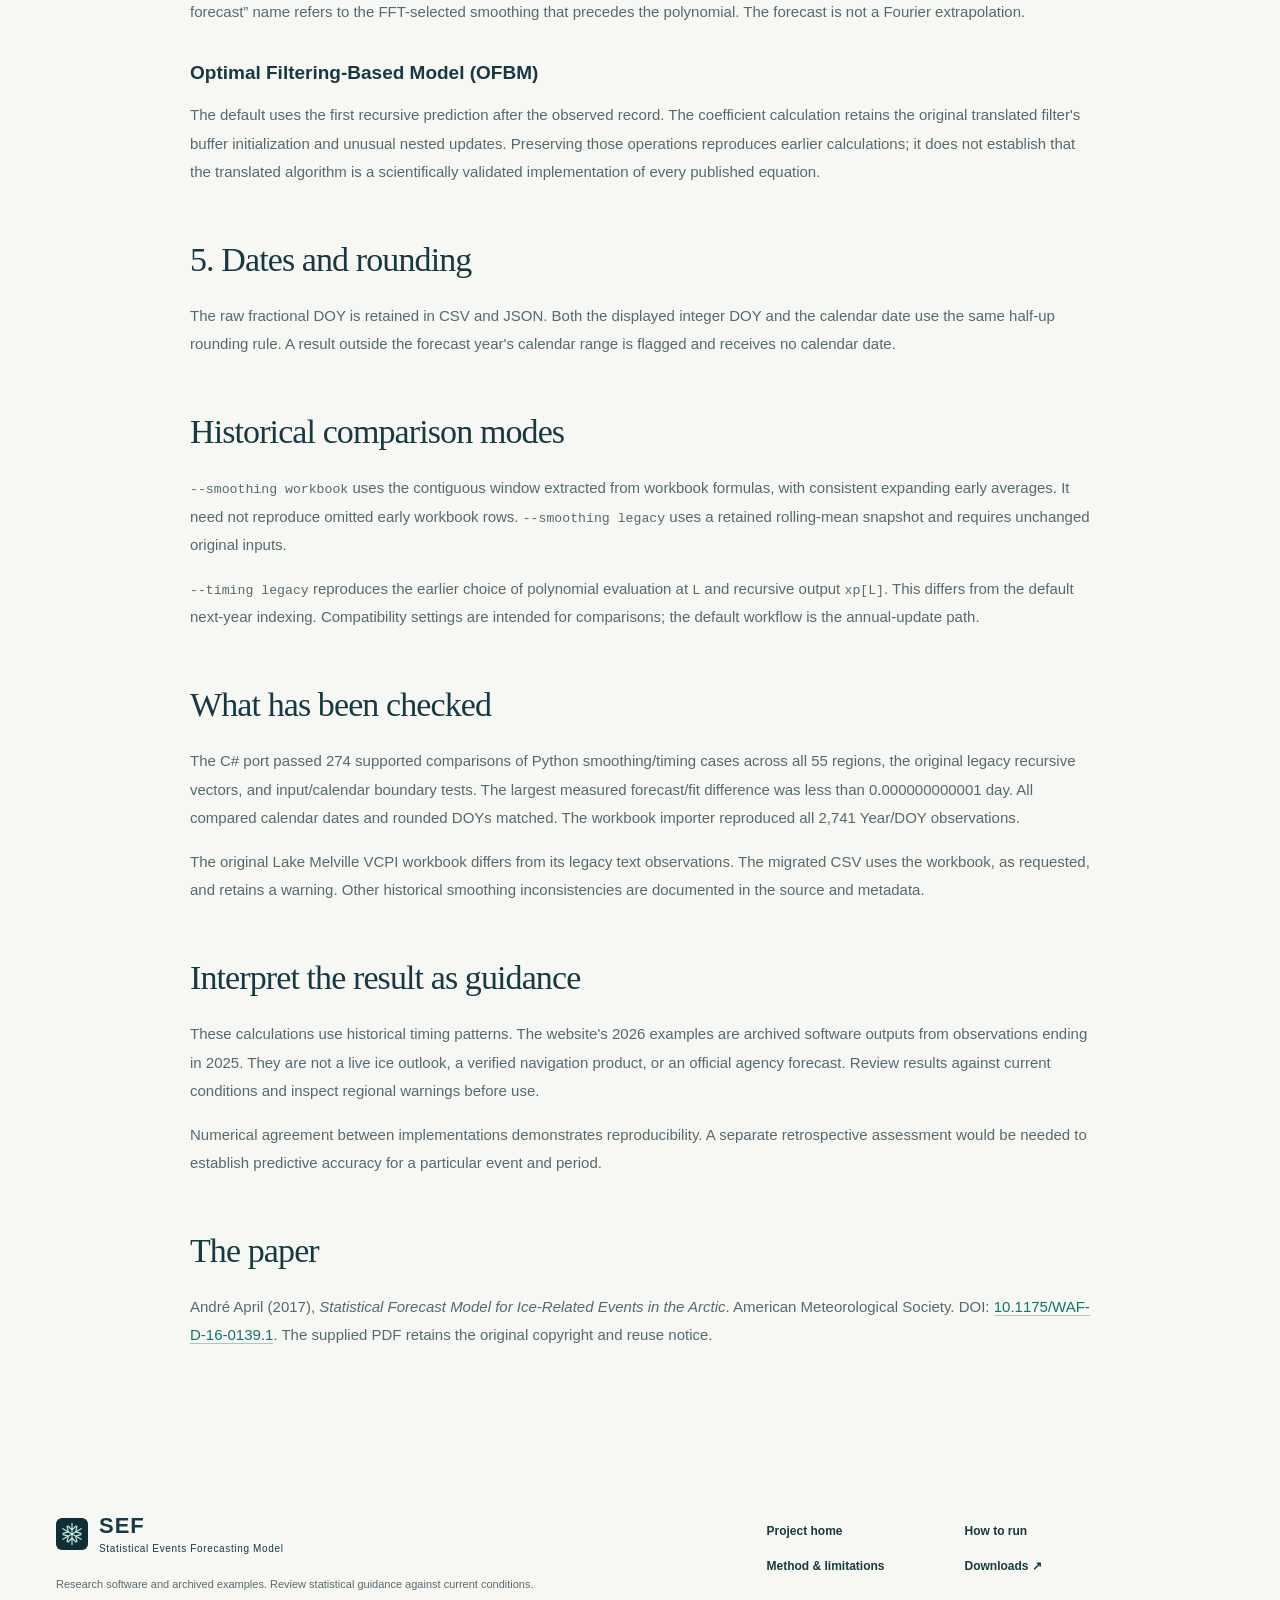
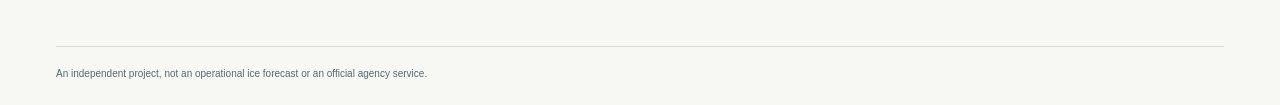
<file: docs/methodology.html>
<!doctype html><html lang="en"><head><meta charset="utf-8"><meta name="viewport" content="width=device-width,initial-scale=1"><title>Method and limitations · SEF</title><meta name="description" content="FFT-selected smoothing, two-year means, quadratic forecasts, OFBM and validation boundaries."><link rel="icon" href="assets/favicon.svg" type="image/svg+xml"><link rel="stylesheet" href="styles.css"><script src="app.js" defer></script></head><body><a class="skip" href="#main">Skip to content</a><header class="header"><div class="shell header-inner"><a class="brand" href="./"><img src="assets/favicon.svg" width="36" height="36" alt=""><span><strong>SEF</strong><small>Arctic ice-event forecasting</small></span></a><button class="menu-toggle" aria-label="Open navigation" aria-expanded="false" aria-controls="navigation">Menu ☰</button><nav id="navigation" aria-label="Main navigation"><a href="./#software">Software</a><a href="./#explore">Example outputs</a><a href="guide.html">Annual guide</a><a href="methodology.html">Method</a><a href="https://github.com/karagang/SEF-Statistical-Events-Forecasting-Model">GitHub ↗</a></nav></div></header><main id="main" class="shell guide-page"><p class="eyebrow">METHOD &amp; LIMITATIONS</p><h1>The calculation,<br>with its choices visible.</h1><p>The current programs preserve the latest shared workflow while making smoothing, forecast timing, rounding and historical compatibility explicit. The source paper and the supplied workbooks describe related steps, but they are not identical specifications.</p><div class="page-links"><a href="downloads/April-2017-Arctic-Ice-Event-Forecasting.pdf">Read André April's paper ↗</a><a href="guide.html">Run the software ↗</a></div>
<h2>1. Annual input</h2><p>Each region has an independent series of annual event dates. The CSV contains <code>Year,DOY</code>, with January 1 equal to day 1. Years must be consecutive, unique and ascending. Start years come from the records, not hardcoded plotting dates. The forecast year is the last observed year plus one.</p>
<h2>2. FFT and the selected period</h2><p>The FFT is applied to the observed DOYs. The zero-frequency bin is excluded, and the largest-power positive-frequency bin supplies the dominant period through the inverse of its frequency. The period is rounded half up to a whole-year smoothing window. The C# implementation handles arbitrary series lengths with a mixed-radix transform and direct transforms for prime factors.</p><p>A constant series has no dominant period and uses a one-year window. A peak period spanning nearly the complete record is explicitly flagged; with expanding early averages, the smoothed record may remain in its expanding stage throughout.</p>
<h2>3. Two-stage smoothing</h2><pre><code>Mean[t] = (DOY[t-1] + DOY[t]) / 2
RollingMean[t] = average of the available Mean values
                 within the selected trailing window</code></pre><p>The two-year step follows the supplied workbooks: current and preceding observation, aligned with the current observed year. The first observation has no two-year mean. Early rolling means expand until the selected window fills.</p><div class="notice"><p>The paper describes a moving average selected from the FFT peak period. It does not explicitly prescribe the two-year pre-average. The software retains the workbooks' two-stage approach for continuity; the expanding early averages were selected for this implementation.</p></div>
<h2>4. Two forecast estimates</h2><h3>Quadratic / historical “FFT” label</h3><p>The programs fit a quadratic polynomial to the smoothed series and evaluate it at the next annual index, <code>L+1</code>. The inherited “FFT forecast” name refers to the FFT-selected smoothing that precedes the polynomial. The forecast is not a Fourier extrapolation.</p><h3>Optimal Filtering-Based Model (OFBM)</h3><p>The default uses the first recursive prediction after the observed record. The coefficient calculation retains the original translated filter's buffer initialization and unusual nested updates. Preserving those operations reproduces earlier calculations; it does not establish that the translated algorithm is a scientifically validated implementation of every published equation.</p>
<h2>5. Dates and rounding</h2><p>The raw fractional DOY is retained in CSV and JSON. Both the displayed integer DOY and the calendar date use the same half-up rounding rule. A result outside the forecast year's calendar range is flagged and receives no calendar date.</p>
<h2>Historical comparison modes</h2><p><code>--smoothing workbook</code> uses the contiguous window extracted from workbook formulas, with consistent expanding early averages. It need not reproduce omitted early workbook rows. <code>--smoothing legacy</code> uses a retained rolling-mean snapshot and requires unchanged original inputs.</p><p><code>--timing legacy</code> reproduces the earlier choice of polynomial evaluation at <code>L</code> and recursive output <code>xp[L]</code>. This differs from the default next-year indexing. Compatibility settings are intended for comparisons; the default workflow is the annual-update path.</p>
<h2>What has been checked</h2><p>The C# port passed 274 supported comparisons of Python smoothing/timing cases across all 55 regions, the original legacy recursive vectors, and input/calendar boundary tests. The largest measured forecast/fit difference was less than 0.000000000001 day. All compared calendar dates and rounded DOYs matched. The workbook importer reproduced all 2,741 Year/DOY observations.</p><p>The original Lake Melville VCPI workbook differs from its legacy text observations. The migrated CSV uses the workbook, as requested, and retains a warning. Other historical smoothing inconsistencies are documented in the source and metadata.</p>
<h2>Interpret the result as guidance</h2><p>These calculations use historical timing patterns. The website's 2026 examples are archived software outputs from observations ending in 2025. They are not a live ice outlook, a verified navigation product, or an official agency forecast. Review results against current conditions and inspect regional warnings before use.</p><p>Numerical agreement between implementations demonstrates reproducibility. A separate retrospective assessment would be needed to establish predictive accuracy for a particular event and period.</p>
<h2>The paper</h2><p>André April (2017), <em>Statistical Forecast Model for Ice-Related Events in the Arctic</em>. American Meteorological Society. DOI: <a href="https://doi.org/10.1175/WAF-D-16-0139.1">10.1175/WAF-D-16-0139.1</a>. The supplied PDF retains the original copyright and reuse notice.</p></main><footer class="footer shell"><div><a class="brand" href="./"><img src="assets/favicon.svg" width="32" height="32" alt=""><span><strong>SEF</strong><small>Statistical Events Forecasting Model</small></span></a><p>Research software and archived examples. Review statistical guidance against current conditions.</p></div><nav aria-label="Footer navigation"><a href="./">Project home</a><a href="guide.html">How to run</a><a href="methodology.html">Method &amp; limitations</a><a href="https://github.com/karagang/SEF-Statistical-Events-Forecasting-Model/releases/tag/v1.0.0">Downloads ↗</a></nav><p class="footer-note">An independent project, not an operational ice forecast or an official agency service.</p></footer><div id="copy-status" class="copy-status" role="status" aria-live="polite"></div></body></html>
</file>
<file: docs/styles.css>
:root{--navy:#102e39;--deep:#0b242e;--ink:#173943;--muted:#566971;--mint:#c5ead9;--paper:#f7f8f3;--line:#d7e0dc;--gold:#d5ad67;--blue:#0284c7;--teal:#0f766e;--red:#be123c;--brown:#b45309}*{box-sizing:border-box}html{scroll-behavior:smooth;scroll-padding-top:100px}body{margin:0;background:var(--paper);color:var(--ink);font-family:Arial,Helvetica,sans-serif;font-size:16px;line-height:1.65}a{color:inherit;text-decoration:none}button,input,select{font:inherit}button,a,input,select{touch-action:manipulation}button{cursor:pointer}img{max-width:100%;height:auto}button{color:inherit}a:focus-visible,button:focus-visible,input:focus-visible,select:focus-visible{outline:3px solid #bb8a31;outline-offset:5px}.shell{width:min(1280px,calc(100% - 112px));margin-inline:auto}.header{position:sticky;top:0;z-index:20;background:rgba(247,248,243,.97);border-bottom:1px solid var(--line)}.header-inner{min-height:91px;display:flex;justify-content:space-between;align-items:center;gap:30px}.brand{display:flex;align-items:center;gap:11px;line-height:1.15}.brand strong{font-size:25px;letter-spacing:1px;font-weight:800}.brand small{display:block;font-size:10px;letter-spacing:.65px;margin-top:5px}.brand img{flex-shrink:0}.header nav{display:flex;align-items:center;gap:26px;font-size:13px;font-weight:600}.header nav a{padding:14px 0}.header nav a:hover,.footer a:hover{color:var(--teal)}.header .nav-github{border-left:1px solid var(--line);padding-left:24px}.menu-toggle{display:none}.skip{position:absolute;top:-70px;left:20px;z-index:100;background:var(--mint);padding:10px}.skip:focus{top:10px}.hero{background:var(--navy);color:white;position:relative;overflow:hidden}.hero:before{content:"";position:absolute;width:900px;height:900px;border:1px solid #ffffff0c;border-radius:50%;right:-310px;top:-350px;box-shadow:0 0 0 90px #ffffff05,0 0 0 180px #ffffff03;pointer-events:none}.hero-grid{position:relative;display:grid;grid-template-columns:1.02fr 1fr;gap:68px;align-items:center;padding-top:76px;padding-bottom:69px}.eyebrow{font-size:11px;letter-spacing:2px;font-weight:700;margin:0 0 24px}.eyebrow.light{color:var(--mint)}h1,h2,h3,p{margin-top:0}h1,h2{font-family:Georgia,'Times New Roman',serif;font-weight:400;letter-spacing:-2.2px;line-height:1.07}h1{font-size:clamp(43px,4.35vw,65px);margin:0 0 24px;letter-spacing:-2.4px}.mint{color:var(--mint)}.hero-lead{font-size:23px;line-height:1.4;letter-spacing:-.2px;margin-bottom:19px;color:#e0efe8}.hero-description{font-size:15px;color:#bad0d5;max-width:450px;line-height:1.8}.actions{display:flex;align-items:center;flex-wrap:wrap;gap:22px;margin-top:28px}.button{display:inline-flex;align-items:center;justify-content:center;gap:18px;font-size:13px;font-weight:700;border:1px solid transparent;border-radius:3px;min-height:48px;padding:12px 20px;transition:transform .18s,background .18s}.button:hover{transform:translateY(-2px)}.mint-button{background:var(--mint);color:var(--deep)}.mint-button:hover{background:#e1f5e9}.dark-button{background:var(--navy);color:#fff}.dark-button:hover{background:#245360}.outline-button{border-color:var(--navy);background:transparent}.outline-button:hover{background:#e5eeea}.text-link{font-weight:700;font-size:13px;border-bottom:1px solid #8bad9c;padding-bottom:3px;white-space:normal}.light-link{color:#e4f0eb;border-color:#729b8b}.hero-facts{display:flex;gap:29px;margin-top:40px;padding-top:28px;border-top:1px solid #ffffff24}.hero-facts span{font-size:10px;line-height:1.4;color:#b4cace;letter-spacing:.3px}.hero-facts strong{display:block;color:#fff;font-family:Georgia,serif;font-size:29px;line-height:1.2;font-weight:400;margin-bottom:7px}.hero-figure{margin:26px -8px 0 0;background:#fff;color:var(--ink);border-radius:6px;overflow:hidden;transform:rotate(-1.4deg);box-shadow:0 28px 70px #0004}.figure-overline{font-size:10px;letter-spacing:1.5px;font-weight:700;display:flex;align-items:center;gap:9px;padding:20px 22px;border-bottom:1px solid #edf1ef}.status-dot{width:7px;height:7px;background:#0f766e;border-radius:50%}.plot-button{border:0;padding:0;background:white;display:block;width:100%;line-height:0}.plot-button img{display:block;width:100%}.hero-figure figcaption{font-size:12px;padding:18px 22px 22px;border-top:1px solid #edf1ef;line-height:1.6}.hero-figure figcaption span{display:block;color:var(--muted);font-size:10px;margin-top:4px}.hero-bottom{position:relative;border-top:1px solid #ffffff20;padding-block:19px;display:flex;justify-content:space-between;align-items:center;gap:20px;font-size:9px;letter-spacing:1.2px;color:#a7c2c7}.hero-bottom a{color:var(--mint);font-size:12px;letter-spacing:0}.section{padding-block:94px}.section-heading{display:grid;grid-template-columns:1fr 1fr;gap:80px;align-items:end;margin-bottom:46px}.section-heading h2,h2{font-size:47px;margin:0}.section-heading>p,.section-heading>div>p:not(.eyebrow){font-size:15px;color:var(--muted);max-width:510px;margin-bottom:4px}.section-heading .eyebrow{margin-bottom:19px}.software-grid{display:grid;grid-template-columns:1fr 1fr;gap:70px}.software{padding:27px 0 31px;border-top:2px solid var(--navy)}.software-top{display:flex;justify-content:space-between;align-items:center;gap:12px;margin-bottom:22px}.language-icon{width:43px;height:43px;display:grid;place-items:center;background:#e3ece5;color:var(--navy);border-radius:6px;font-size:20px;font-weight:700}.tag{font-size:10px;color:#52695e;letter-spacing:.2px}.software h3{font-size:27px;letter-spacing:-.8px;margin-bottom:17px}.software p{font-size:14px;color:var(--muted)}.plain-list{list-style:none;padding:0;margin:22px 0;font-size:13px;line-height:2}.plain-list li:before{content:"↗";color:var(--teal);margin-right:9px}.command{position:relative;background:#eaf0ea;border:1px solid #d7e2d8;border-radius:4px;padding:16px 75px 16px 15px;display:flex;align-items:center;min-height:61px}.command code{font-size:12px;line-height:1.7;word-break:break-word}.command button{position:absolute;right:10px;top:13px;border:1px solid #c0d0c6;border-radius:3px;background:#fff;padding:6px 9px;font-size:10px;font-weight:700}.verification-strip{display:grid;grid-template-columns:210px 1fr 140px;gap:25px;align-items:center;padding-top:25px;border-top:1px solid var(--line);font-size:12px;color:var(--muted)}.verification-strip strong{color:var(--ink);font-size:13px}.verification-strip a{color:var(--teal);font-weight:700}.method-section{padding-block:83px;background:#e9efe8;border-block:1px solid #dde4dc}.method-steps{display:grid;grid-template-columns:repeat(4,1fr);gap:36px;padding-top:24px}.method-steps article{border-top:1px solid #b7cabe;padding-top:24px}.method-steps article>span{font-family:Georgia,serif;font-size:31px;color:#789b85}.method-steps h3{font-size:18px;letter-spacing:-.3px;line-height:1.35;margin-block:17px 15px}.method-steps p{font-size:13px;line-height:1.8;color:var(--muted);margin-bottom:0}code{font-family:Consolas,'Courier New',monospace}.method-note{margin-top:46px;padding:28px 31px;background:#f6f8f1;border-left:3px solid #8ea994;display:grid;grid-template-columns:160px 1fr;gap:15px 30px}.note-label{font-size:9px;letter-spacing:1.6px;font-weight:700;padding-top:5px}.method-note p{font-size:13px;line-height:1.8;margin:0}.method-note a{grid-column:2;color:var(--teal);font-size:12px;font-weight:700}.explorer{background:#fff;border:1px solid var(--line);border-radius:5px;overflow:hidden}.explorer-top{padding:24px 28px;display:flex;justify-content:space-between;gap:25px;align-items:end;border-bottom:1px solid #e7ede9}.explorer-top label{display:flex;flex-direction:column;gap:7px;font-size:10px;letter-spacing:.8px;text-transform:uppercase;font-weight:700;width:min(650px,75%)}select{padding:11px 38px 11px 12px;border:1px solid #bbcfc1;border-radius:3px;background:#f7faf6;color:var(--ink);font-size:14px;width:100%;max-width:100%}.record-span{font-size:11px;color:var(--muted);text-align:right;line-height:1.5}.explorer-body{display:grid;grid-template-columns:minmax(0,1fr) 275px}.chart-area{padding:32px 18px 20px}.chart-area svg{display:block;width:100%;height:auto}.chart-legend{display:flex;flex-wrap:wrap;justify-content:center;gap:9px 16px;font-size:10px;padding:10px 5px}.chart-legend span:before{content:"";display:inline-block;width:14px;height:2px;vertical-align:middle;margin-right:6px;background:currentColor}.observed{color:#7c8c9f}.mean{color:var(--blue)}.rolling{color:var(--teal)}.quadratic{color:var(--brown)}.ofbm{color:var(--red)}.forecast-panel{background:#f4f7f1;padding:33px 24px;border-left:1px solid #e3ebe2}.forecast-panel .eyebrow{font-size:9px;letter-spacing:1.1px;margin-bottom:23px}.forecast-value{padding-bottom:20px;margin-bottom:20px;border-bottom:1px solid #dbe4d8}.forecast-value>span{font-size:10px;display:block}.forecast-value strong{display:block;font-family:Georgia,serif;font-size:29px;font-weight:400;letter-spacing:-1px;line-height:1.2;margin-block:9px 5px}.forecast-value small{font-size:12px}.quadratic-value strong{color:var(--brown)}.ofbm-value strong{color:var(--red)}dl{font-size:10px;margin-bottom:22px}dl div{display:flex;justify-content:space-between;gap:8px;margin-block:10px}dd{font-weight:700;margin:0}.forecast-panel .text-link{font-size:11px}.explorer-footnote{font-size:10px;color:var(--muted);border-top:1px solid #e7ede9;margin:0;padding:15px 25px}.gallery{display:grid;grid-template-columns:repeat(3,1fr);gap:25px;margin-top:37px}.gallery figure{margin:0}.gallery img{border:1px solid #e1e6df;border-radius:3px}.gallery figcaption{padding-top:14px;font-size:12px;line-height:1.7}.gallery figcaption strong,.gallery figcaption span{display:block}.gallery figcaption span{color:var(--muted);font-size:11px}.report-link{margin-top:45px;border-top:1px solid var(--line);padding-top:32px;display:flex;justify-content:space-between;align-items:center;gap:40px}.report-link .eyebrow{margin-bottom:12px;font-size:10px}.report-link h3{font-family:Georgia,serif;font-size:28px;font-weight:400;margin-bottom:9px;letter-spacing:-.6px}.report-link p:not(.eyebrow){font-size:13px;color:var(--muted);max-width:610px;margin:0}.report-link .actions{margin-top:0;flex-shrink:0}.data-section{background:#edf2ec;border-block:1px solid var(--line);padding-block:85px}.table-toolbar{display:flex;align-items:end;justify-content:space-between;gap:20px;margin-block:35px 22px}.table-toolbar label{display:flex;flex-direction:column;gap:9px;font-size:12px;width:min(480px,80%);font-weight:700}.table-toolbar input{background:#fff;border:1px solid #b5cbbb;border-radius:3px;padding:12px 15px;font-size:13px;color:var(--ink)}#region-count{font-size:12px;color:var(--muted)}.table-wrap{max-height:450px;overflow:auto;border:1px solid var(--line);background:#fff;border-radius:3px}table{border-collapse:collapse;width:100%;min-width:750px;font-size:12px;text-align:left}thead{position:sticky;top:0;background:#e3ebe1;z-index:1}th{padding:15px 18px;font-size:10px;white-space:nowrap}td{padding:14px 18px;border-top:1px solid #e9ede5;vertical-align:top}td:first-child{width:43%;font-weight:600}td a{color:var(--teal);font-weight:700;border-bottom:1px solid #b0c9ba}td .area-link{border:0;background:none;padding:0;text-align:left;font-size:12px;font-weight:600;line-height:1.5}td .area-link:hover{text-decoration:underline}td:not(:first-child){white-space:nowrap}.small-note{font-size:11px;color:var(--muted);line-height:1.8;margin-top:19px}#empty-results{padding:25px;font-size:13px}.annual{display:grid;grid-template-columns:1fr 1.1fr;gap:95px}.section-intro{color:var(--muted);font-size:15px;max-width:435px;margin-block:25px}.annual-instructions{padding-top:5px}.annual-step{display:grid;grid-template-columns:34px 1fr;gap:17px;padding-bottom:27px;margin-bottom:27px;border-bottom:1px solid var(--line)}.annual-step:last-child{border:0;margin-bottom:0;padding-bottom:0}.annual-step>span{width:29px;height:29px;border:1px solid #b6c9b9;border-radius:50%;display:grid;place-items:center;font-size:12px;font-weight:700}.annual-step h3{font-size:17px;margin-bottom:10px}.annual-step p{font-size:13px;color:var(--muted);line-height:1.8}.annual-step pre{background:#edf2eb;border-left:2px solid #a5bfa9;margin:18px 0 0;padding:12px 16px;font-size:12px;line-height:1.7;overflow:auto}.annual-step .small-note{font-size:11px;margin-bottom:0}.guide-switch{display:flex;gap:8px;margin-bottom:12px}.guide-switch button{border:1px solid #bbcdbd;border-radius:3px;background:transparent;font-size:11px;padding:6px 18px}.guide-switch button.active{color:white;background:var(--navy);border-color:var(--navy)}.annual-command{align-items:start;margin-bottom:14px}.annual-command pre{padding:0;margin:0;border:0;background:transparent;white-space:pre-wrap;overflow:visible;word-break:break-word}.annual-command code{font-size:11px}.paper-section{background:var(--navy);color:#fff;padding-block:80px}.paper-grid{display:grid;grid-template-columns:1fr 1fr;gap:100px;align-items:center}.paper-grid h2{font-size:49px;margin-bottom:25px}.paper-grid>div>p:not(.eyebrow){color:#b9d0d4;max-width:490px;font-size:15px}.paper-citation{border:1px solid #45636a;background:#193a45;padding:37px 39px;position:relative}.paper-citation>span{color:var(--mint);font-size:10px;letter-spacing:1.5px}.paper-citation h3{font-family:Georgia,serif;font-weight:400;line-height:1.25;font-size:31px;letter-spacing:-.5px;margin-block:24px}.paper-citation p{font-size:13px;color:#c4d6d9}.paper-citation code{font-size:11px;color:#e0eddf;word-break:break-all}.paper-citation .paper-rights{font-size:10px;margin:25px 0 0;padding-top:20px;border-top:1px solid #416069;line-height:1.8;color:#aec6cc}.footer{padding-top:48px;padding-bottom:22px;display:grid;grid-template-columns:1.4fr 1fr;gap:20px 70px}.footer .brand strong{font-size:22px}.footer .brand small{font-size:10px}.footer p{font-size:11px;color:var(--muted);line-height:1.8;margin-top:20px}.footer nav{display:grid;grid-template-columns:1fr 1.5fr;gap:15px 25px;align-content:start;font-size:12px;font-weight:600;padding-top:9px}.footer .footer-note{grid-column:1/-1;border-top:1px solid var(--line);padding-top:18px;font-size:10px;margin-bottom:0}.sr-only{position:absolute;width:1px;height:1px;padding:0;margin:-1px;overflow:hidden;clip:rect(0,0,0,0);white-space:nowrap;border:0}dialog{width:min(1200px,94vw);max-height:94vh;border:0;border-radius:5px;padding:16px;background:white;box-shadow:0 30px 100px #0005}dialog::backdrop{background:#061e29d9}dialog img{display:block;width:100%;margin-top:40px}dialog>button{position:absolute;right:18px;top:13px;background:#eaf1e9;border:1px solid #b7cbbb;border-radius:3px;padding:6px 12px;font-size:12px}dialog p{padding:10px 15px 0;font-size:13px;color:var(--muted);margin-bottom:6px}.copy-status{position:fixed;bottom:24px;left:50%;transform:translateX(-50%);background:var(--navy);color:#fff;padding:10px 22px;border-radius:4px;font-size:12px;z-index:100;opacity:0;pointer-events:none;transition:opacity .2s}.copy-status.visible{opacity:1}.guide-page{padding-block:70px 100px;max-width:900px}.guide-page h1{font-size:58px;margin-bottom:30px}.guide-page h2{font-size:34px;margin-block:55px 24px;letter-spacing:-.9px}.guide-page h3{font-size:19px;margin-block:30px 13px}.guide-page p,.guide-page li{font-size:15px;color:var(--muted);line-height:1.9}.guide-page a:not(.button){color:var(--teal);border-bottom:1px solid #adc7b5}.guide-page pre{background:#e8efe7;padding:22px 24px;font-size:12px;border-radius:4px;overflow:auto;line-height:1.9}.guide-page .notice{border-left:3px solid var(--gold);background:#f0eee1;padding:20px 24px}.guide-page ol{padding-left:25px}.guide-page li{padding-left:6px;margin-block:12px}.guide-page code{font-size:.88em}.guide-page .page-links{display:flex;gap:20px;flex-wrap:wrap;margin-top:30px;font-size:13px}
@media(min-width:1500px){.hero-grid{padding-block:94px}.hero-figure{margin-right:-22px}}@media(max-width:1150px){.shell{width:calc(100% - 70px)}.header nav{gap:18px;font-size:12px}.brand small{font-size:9px}.hero-grid{gap:37px}.hero-facts{gap:20px}.software-grid{gap:40px}.verification-strip{grid-template-columns:190px 1fr}.verification-strip a{grid-column:2}.section-heading{gap:45px}.annual{gap:55px}.report-link{align-items:start}.report-link .actions{flex-direction:column;align-items:start;gap:15px}.paper-grid{gap:55px}.explorer-body{grid-template-columns:minmax(0,1fr) 250px}.forecast-panel{padding:28px 20px}.forecast-value strong{font-size:25px}}@media(max-width:850px){.shell{width:calc(100% - 44px)}.header-inner{min-height:75px}.brand small{font-size:10px}.menu-toggle{display:flex;gap:15px;align-items:center;font-size:12px;border:1px solid #bdcec0;border-radius:3px;background:transparent;padding:8px 12px}.header nav{display:none;position:absolute;top:75px;left:0;right:0;padding:15px 22px 24px;background:var(--paper);border-bottom:1px solid var(--line);flex-wrap:wrap;gap:6px 25px}.header nav.open{display:flex}.header .nav-github{border:0;padding-left:0}.hero-grid{grid-template-columns:1fr;padding-top:55px;padding-bottom:48px;gap:35px}.hero-copy{max-width:650px}.hero h1{font-size:clamp(45px,8vw,68px)}.hero-description{max-width:550px}.hero-figure{max-width:650px;margin:8px 10px 0;transform:rotate(-.8deg)}.hero-facts{gap:50px;margin-top:32px}.hero-bottom{font-size:8px}.section{padding-block:65px}.section-heading{grid-template-columns:1fr;gap:24px;margin-bottom:34px}.section-heading h2,h2{font-size:42px}.section-heading>p,.section-heading>div>p:not(.eyebrow){max-width:670px}.software-grid{gap:32px}.software .actions{align-items:start;flex-direction:column;gap:15px}.software p{font-size:13px}.software h3{font-size:25px}.tag{font-size:9px}.plain-list{font-size:12px}.method-section{padding-block:63px}.method-steps{grid-template-columns:1fr 1fr;gap:30px}.method-note{grid-template-columns:1fr;padding:23px}.method-note a{grid-column:1}.explorer-body{grid-template-columns:1fr}.forecast-panel{border-left:0;border-top:1px solid #e3ebe2;display:grid;grid-template-columns:1fr 1fr;gap:15px 30px;padding:25px}.forecast-panel .eyebrow{grid-column:1/-1;margin-bottom:0}.forecast-value{margin-bottom:0;padding-bottom:15px}.forecast-panel dl{margin:0}.forecast-panel .text-link{align-self:center;justify-self:start}.gallery{gap:15px}.gallery figcaption{font-size:11px}.gallery figcaption span{font-size:10px}.report-link{gap:25px}.data-section{padding-block:65px}.annual{grid-template-columns:1fr;gap:40px}.section-intro{max-width:650px}.paper-grid{gap:37px}.paper-grid h2{font-size:42px}.paper-citation{padding:27px}.paper-citation h3{font-size:26px}.footer{gap:22px 35px}.footer nav{grid-template-columns:1fr;gap:12px}.guide-page h1{font-size:45px}}@media(max-width:540px){.hero h1{font-size:45px;letter-spacing:-1.8px}.hero-grid{padding-top:42px}.eyebrow{font-size:9px;letter-spacing:1.6px}.hero-lead{font-size:21px}.hero-description{font-size:14px}.hero .actions{gap:17px}.hero .text-link{font-size:12px}.hero-facts{gap:25px;justify-content:space-between}.hero-facts strong{font-size:28px}.hero-facts span{font-size:8px}.hero-bottom>span{max-width:220px;line-height:1.9;letter-spacing:.8px}.hero-figure figcaption{font-size:11px;padding:14px 18px}.hero-figure figcaption span{font-size:9px}.figure-overline{font-size:8px;padding:15px 18px;letter-spacing:1px}.section-heading h2,h2{font-size:36px;letter-spacing:-1.5px}.software-grid{grid-template-columns:1fr;gap:10px}.software .actions{flex-direction:row;align-items:center;gap:20px}.software p{font-size:14px}.tag{font-size:10px}.verification-strip{grid-template-columns:1fr;gap:12px;padding-top:25px}.verification-strip a{grid-column:1}.method-steps{gap:25px 22px}.method-steps h3{font-size:16px}.method-steps p{font-size:12px}.explorer-top{padding:20px;display:block}.explorer-top label{width:100%}.record-span{display:block;text-align:left;margin-top:13px}.explorer-body .chart-area{padding:17px 3px 12px}.chart-legend{font-size:8px;gap:7px 10px;padding-inline:13px}.forecast-panel{gap:15px 20px;padding:21px}.forecast-value>span{font-size:9px}.forecast-value strong{font-size:25px}.forecast-panel dl{font-size:9px}.explorer-footnote{font-size:9px;padding:14px 20px}.gallery{grid-template-columns:1fr;gap:27px}.gallery figure{display:grid;grid-template-columns:1.3fr 1fr;gap:17px;align-items:center}.gallery figcaption{padding:0;font-size:12px}.gallery figcaption span{font-size:11px}.report-link{flex-direction:column;gap:23px}.report-link .actions{flex-direction:row;align-items:center}.report-link h3{font-size:27px}.table-toolbar{align-items:end;gap:12px}.table-toolbar label{font-size:11px;width:75%}.table-toolbar input{font-size:12px;padding:10px}#region-count{font-size:10px;max-width:60px;text-align:right}.paper-grid{grid-template-columns:1fr;gap:35px}.paper-grid h2{font-size:39px}.paper-citation h3{font-size:28px}.paper-citation{padding:28px}.footer{grid-template-columns:1fr;gap:15px;padding-top:38px}.footer nav{grid-template-columns:1fr 1fr;font-size:11px}.footer .footer-note{grid-column:1}.guide-page h1{font-size:40px}.guide-page h2{font-size:30px}.guide-page pre{font-size:11px;padding:16px}.annual-step{grid-template-columns:27px 1fr;gap:13px}.annual-step p{font-size:12px}.annual-step .command{padding-left:12px;padding-right:58px}.annual-command code{font-size:10px}.command button{font-size:9px;padding:5px 7px}.annual-step h3{font-size:16px}}@media(prefers-reduced-motion:reduce){html{scroll-behavior:auto}.button,.copy-status{transition:none}}
</file>
